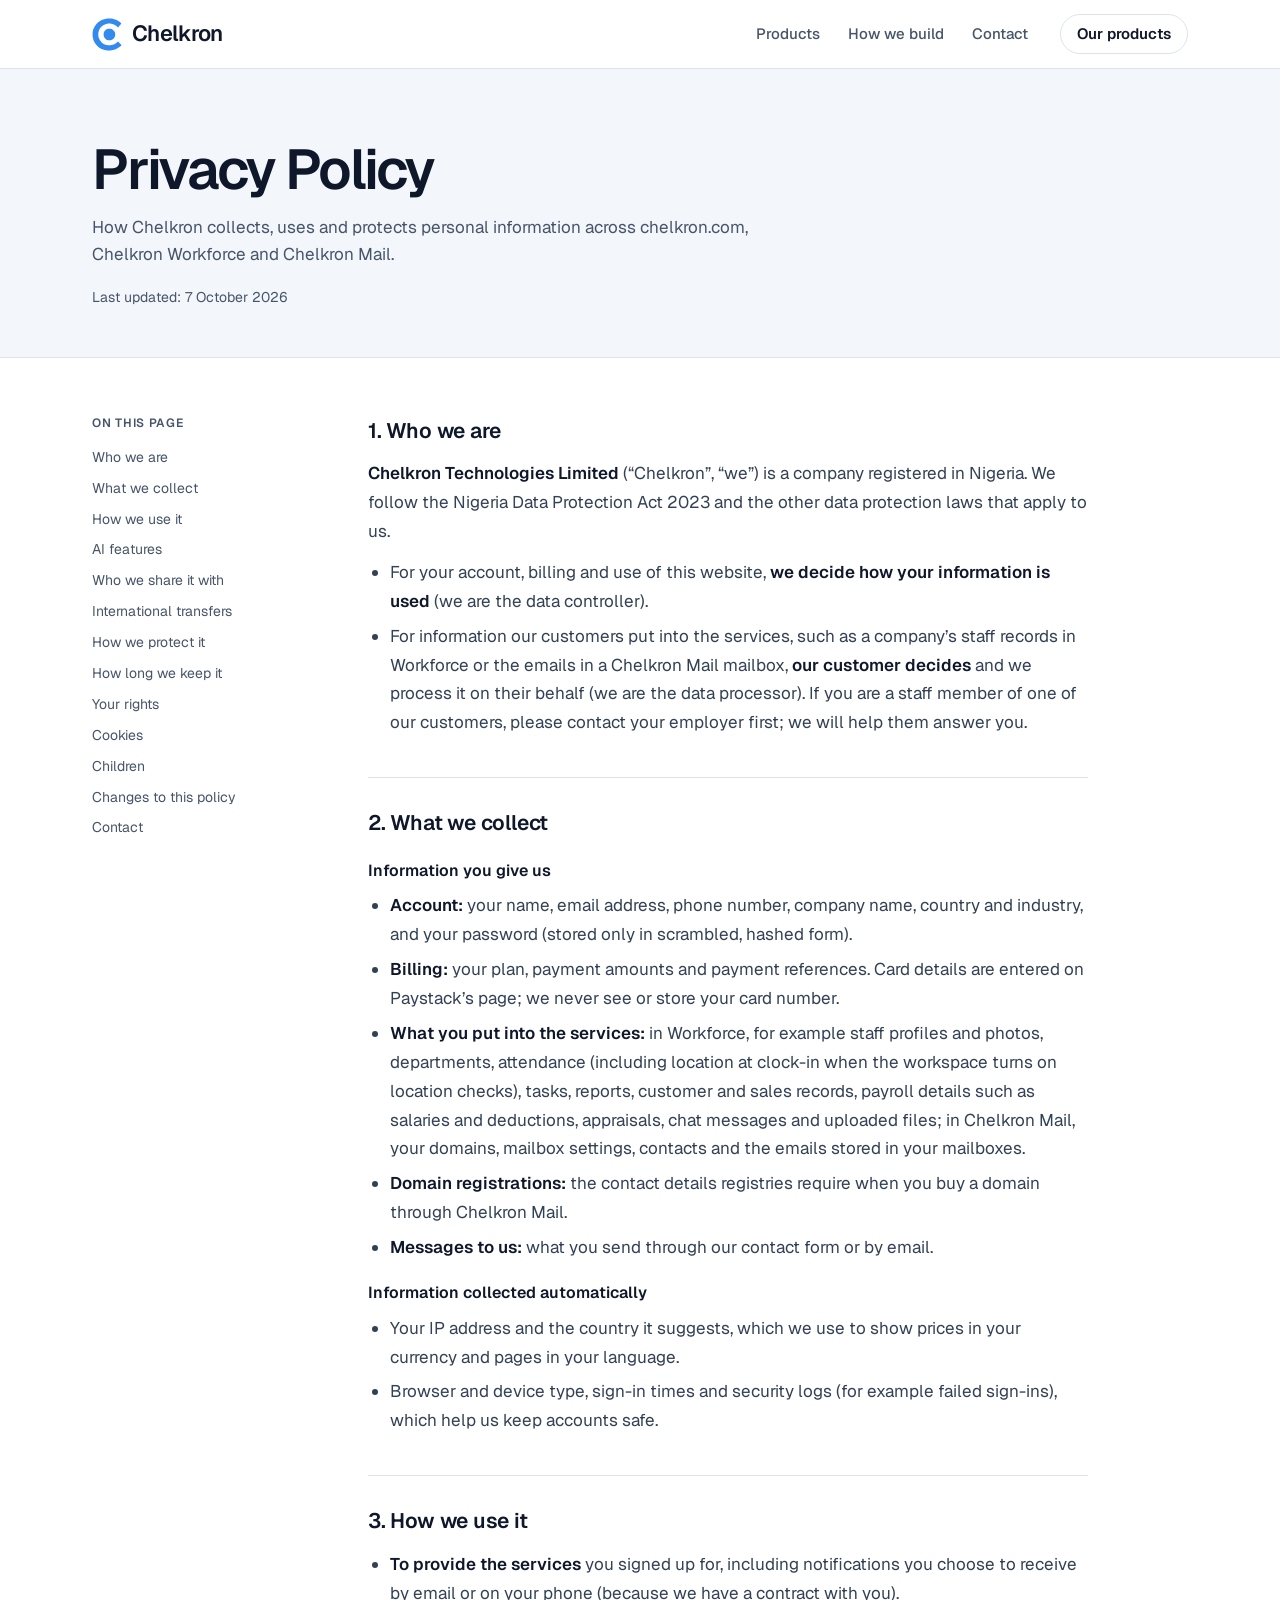
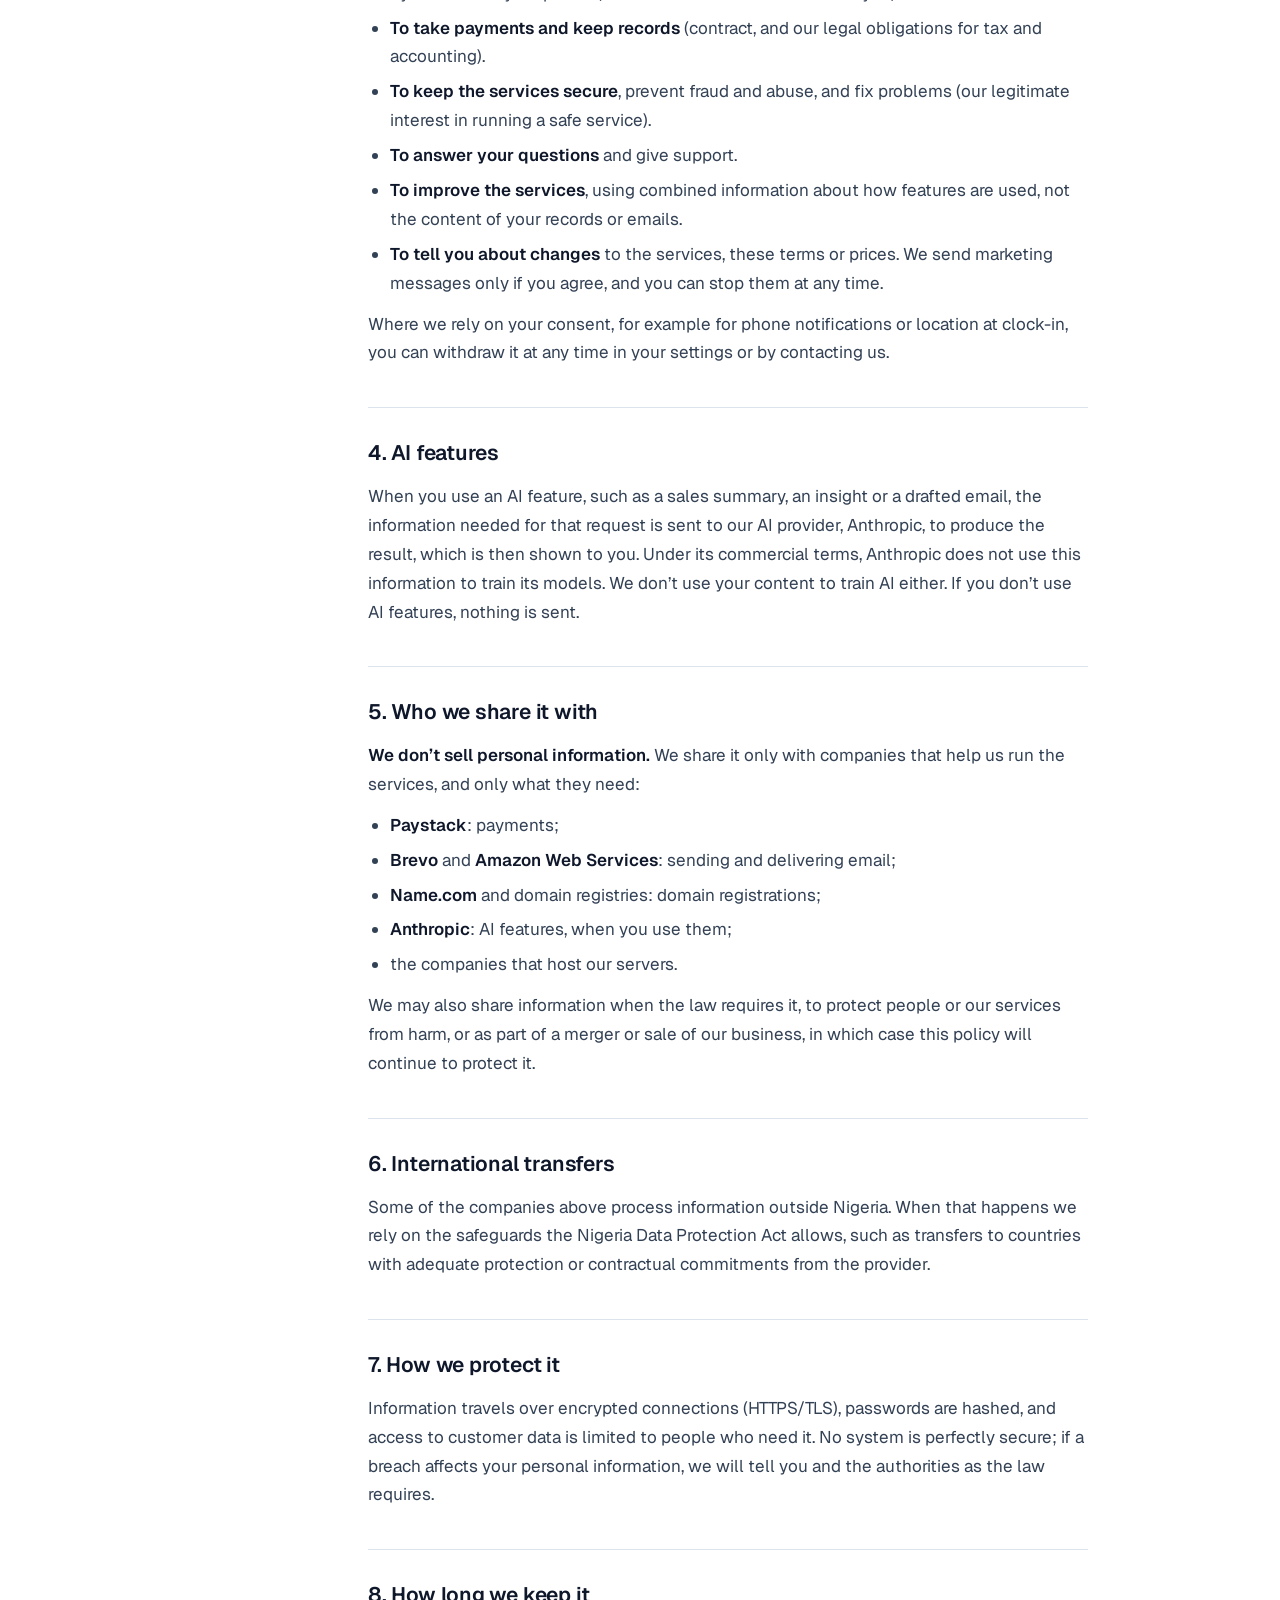
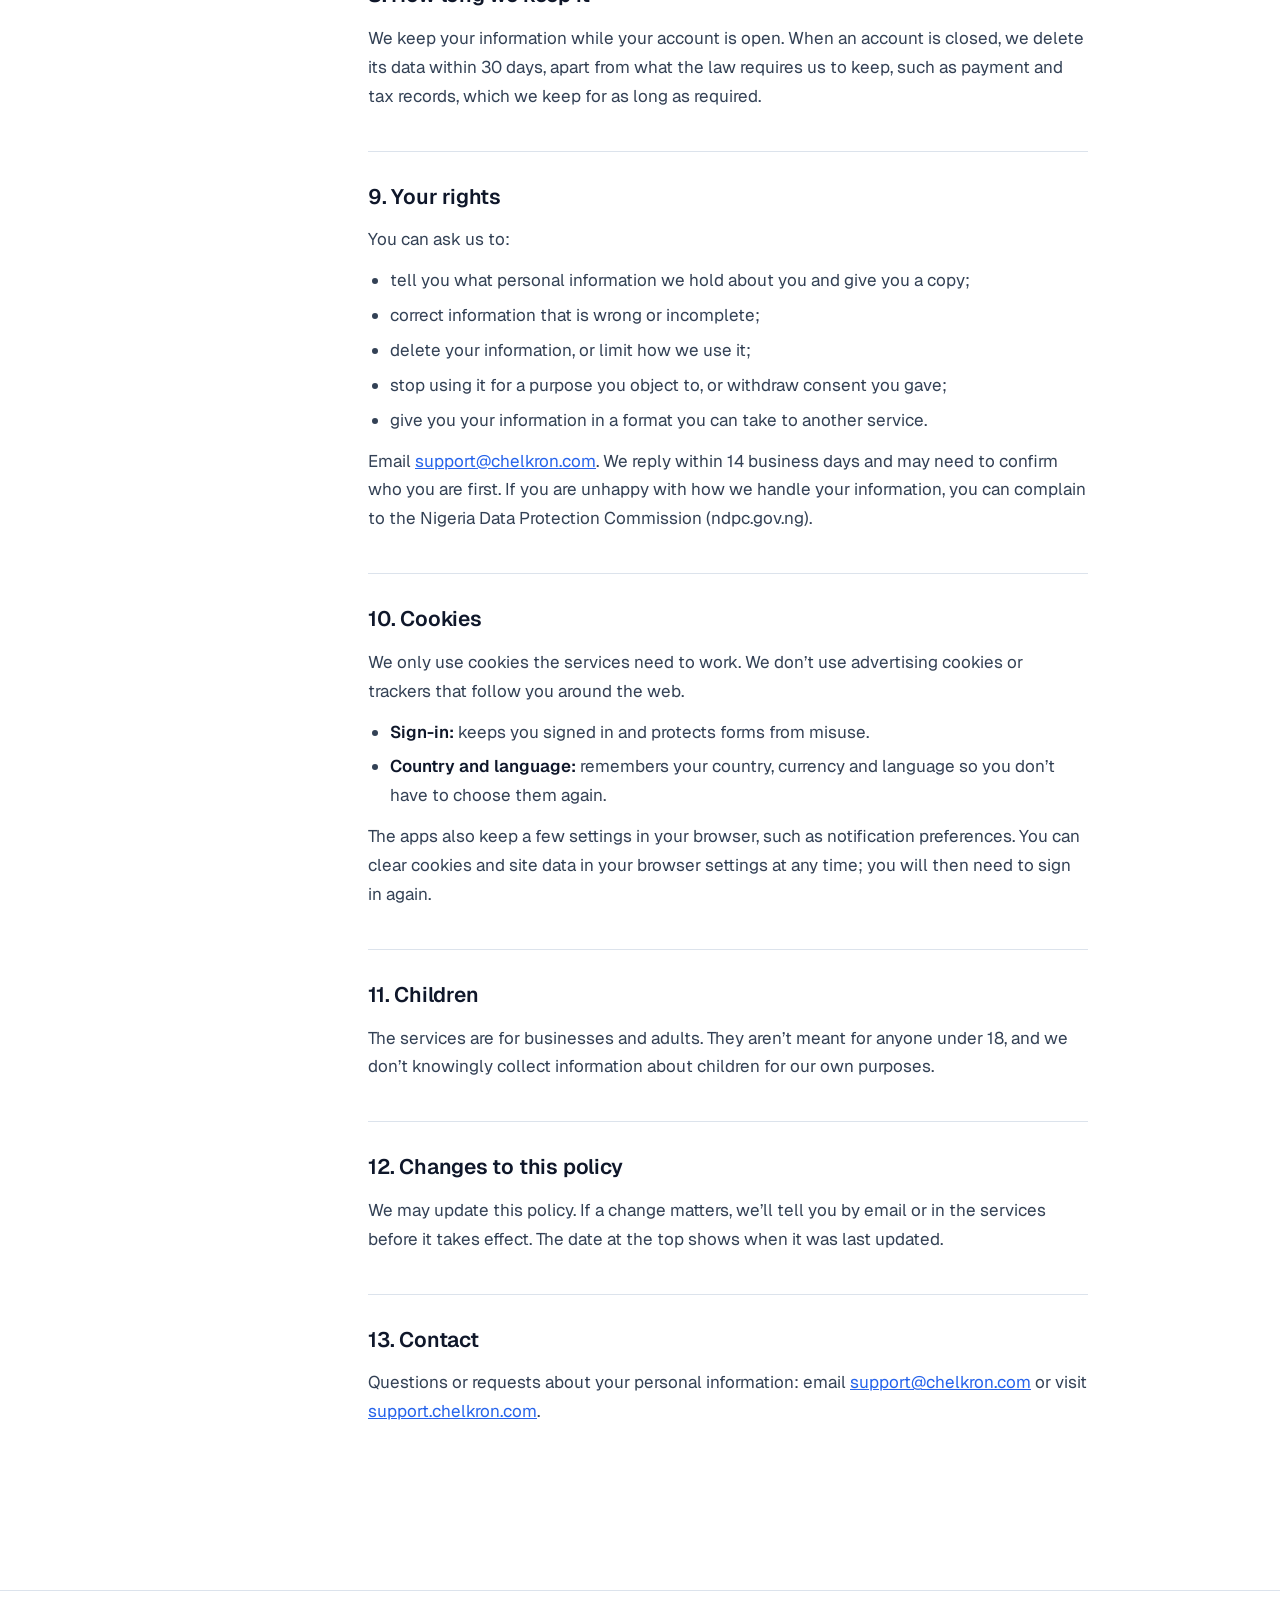
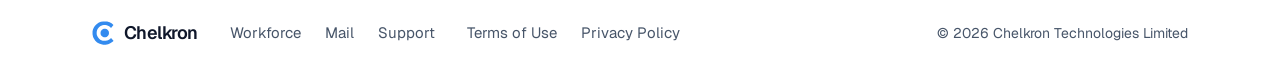
<file: privacy-policy/index.html>
<!DOCTYPE html>
<html lang="en">
<head>
<meta charset="UTF-8">
<meta name="viewport" content="width=device-width, initial-scale=1.0">
<title>Privacy Policy · Chelkron</title>
<meta name="description" content="How Chelkron collects, uses and protects personal information.">
<link rel="canonical" href="https://chelkron.com/privacy-policy">
<meta name="theme-color" content="#0F2A5C">
<link rel="icon" type="image/png" href="/assets/favicon.png">
<link rel="icon" type="image/svg+xml" href="/assets/logo.svg">
<link rel="preconnect" href="https://fonts.googleapis.com"><link rel="preconnect" href="https://fonts.gstatic.com" crossorigin>
<link href="https://fonts.googleapis.com/css2?family=Bricolage+Grotesque:opsz,wght@12..96,500;12..96,700&family=Geist:wght@400;500;600&display=swap" rel="stylesheet">
<link rel="stylesheet" href="/assets/site.css?v=5">
</head>
<body>

<header class="top">
    <div class="wrap top-in">
        <a class="brand" href="/" aria-label="Chelkron Technologies home">
            <img src="/assets/logo.svg" alt="" width="30" height="33">
            <span>Chelkron</span>
        </a>
        <nav class="nav" aria-label="Main">
            <a href="/#products">Products</a>
            <a href="/#approach">How we build</a>
            <a href="/#contact">Contact</a>
        </nav>
        <a class="btn btn-ghost top-cta" href="/#products">Our products</a>
        <button type="button" class="menu-btn" aria-label="Open menu" aria-expanded="false" aria-controls="menu" onclick="menu(true)">
            <svg width="22" height="22" viewBox="0 0 24 24" fill="none" stroke="currentColor" stroke-width="2" stroke-linecap="round" aria-hidden="true"><path d="M4 7h16M4 12h16M4 17h16"/></svg>
        </button>
    </div>
</header>

<div class="menu" id="menu" role="dialog" aria-modal="true" aria-label="Menu" hidden>
    <div class="wrap menu-top">
        <a class="brand" href="/" onclick="menu(false)"><img src="/assets/logo.svg" alt="" width="30" height="33"><span>Chelkron</span></a>
        <button type="button" class="menu-x" aria-label="Close menu" onclick="menu(false)">
            <svg width="22" height="22" viewBox="0 0 24 24" fill="none" stroke="currentColor" stroke-width="2" stroke-linecap="round" aria-hidden="true"><path d="M6 6l12 12M18 6L6 18"/></svg>
        </button>
    </div>
    <nav class="wrap menu-links" aria-label="Menu">
        <a href="/#products">Products</a>
        <a href="/#approach">How we build</a>
        <a href="/#contact">Contact</a>
    </nav>
    <div class="wrap menu-foot">
        <a class="btn btn-blue" href="https://workforce.chelkron.com/">Chelkron Workforce</a>
        <a class="btn btn-ghost" href="https://mail.chelkron.com/">Chelkron Mail</a>
    </div>
</div>

<main>
<div class="legal-head">
    <div class="wrap">
        <h1>Privacy Policy</h1>
        <p>How Chelkron collects, uses and protects personal information across chelkron.com, Chelkron Workforce and Chelkron Mail.</p>
        <p class="upd">Last updated: 7 October 2026</p>
    </div>
</div>
<div class="wrap legal-wrap">
    <nav class="legal-toc" aria-label="On this page"><b>On this page</b><a href="#who">Who we are</a><a href="#collect">What we collect</a><a href="#use">How we use it</a><a href="#ai">AI features</a><a href="#share">Who we share it with</a><a href="#transfers">International transfers</a><a href="#security">How we protect it</a><a href="#retention">How long we keep it</a><a href="#rights">Your rights</a><a href="#cookies">Cookies</a><a href="#children">Children</a><a href="#changes">Changes to this policy</a><a href="#contact">Contact</a></nav>
    <article class="legal">
<section id="who" aria-labelledby="who-h"><h2 id="who-h">1. Who we are</h2><p><b>Chelkron Technologies Limited</b> (&ldquo;Chelkron&rdquo;, &ldquo;we&rdquo;) is a company registered in Nigeria. We follow the Nigeria Data Protection Act 2023 and the other data protection laws that apply to us.</p>
<ul>
<li>For your account, billing and use of this website, <b>we decide how your information is used</b> (we are the data controller).</li>
<li>For information our customers put into the services, such as a company&rsquo;s staff records in Workforce or the emails in a Chelkron Mail mailbox, <b>our customer decides</b> and we process it on their behalf (we are the data processor). If you are a staff member of one of our customers, please contact your employer first; we will help them answer you.</li>
</ul></section>
<section id="collect" aria-labelledby="collect-h"><h2 id="collect-h">2. What we collect</h2><h3>Information you give us</h3>
<ul>
<li><b>Account:</b> your name, email address, phone number, company name, country and industry, and your password (stored only in scrambled, hashed form).</li>
<li><b>Billing:</b> your plan, payment amounts and payment references. Card details are entered on Paystack&rsquo;s page; we never see or store your card number.</li>
<li><b>What you put into the services:</b> in Workforce, for example staff profiles and photos, departments, attendance (including location at clock-in when the workspace turns on location checks), tasks, reports, customer and sales records, payroll details such as salaries and deductions, appraisals, chat messages and uploaded files; in Chelkron Mail, your domains, mailbox settings, contacts and the emails stored in your mailboxes.</li>
<li><b>Domain registrations:</b> the contact details registries require when you buy a domain through Chelkron Mail.</li>
<li><b>Messages to us:</b> what you send through our contact form or by email.</li>
</ul>
<h3>Information collected automatically</h3>
<ul>
<li>Your IP address and the country it suggests, which we use to show prices in your currency and pages in your language.</li>
<li>Browser and device type, sign-in times and security logs (for example failed sign-ins), which help us keep accounts safe.</li>
</ul></section>
<section id="use" aria-labelledby="use-h"><h2 id="use-h">3. How we use it</h2><ul>
<li><b>To provide the services</b> you signed up for, including notifications you choose to receive by email or on your phone (because we have a contract with you).</li>
<li><b>To take payments and keep records</b> (contract, and our legal obligations for tax and accounting).</li>
<li><b>To keep the services secure</b>, prevent fraud and abuse, and fix problems (our legitimate interest in running a safe service).</li>
<li><b>To answer your questions</b> and give support.</li>
<li><b>To improve the services</b>, using combined information about how features are used, not the content of your records or emails.</li>
<li><b>To tell you about changes</b> to the services, these terms or prices. We send marketing messages only if you agree, and you can stop them at any time.</li>
</ul>
<p>Where we rely on your consent, for example for phone notifications or location at clock-in, you can withdraw it at any time in your settings or by contacting us.</p></section>
<section id="ai" aria-labelledby="ai-h"><h2 id="ai-h">4. AI features</h2><p>When you use an AI feature, such as a sales summary, an insight or a drafted email, the information needed for that request is sent to our AI provider, Anthropic, to produce the result, which is then shown to you. Under its commercial terms, Anthropic does not use this information to train its models. We don&rsquo;t use your content to train AI either. If you don&rsquo;t use AI features, nothing is sent.</p></section>
<section id="share" aria-labelledby="share-h"><h2 id="share-h">5. Who we share it with</h2><p><b>We don&rsquo;t sell personal information.</b> We share it only with companies that help us run the services, and only what they need:</p>
<ul>
<li><b>Paystack</b>: payments;</li>
<li><b>Brevo</b> and <b>Amazon Web Services</b>: sending and delivering email;</li>
<li><b>Name.com</b> and domain registries: domain registrations;</li>
<li><b>Anthropic</b>: AI features, when you use them;</li>
<li>the companies that host our servers.</li>
</ul>
<p>We may also share information when the law requires it, to protect people or our services from harm, or as part of a merger or sale of our business, in which case this policy will continue to protect it.</p></section>
<section id="transfers" aria-labelledby="transfers-h"><h2 id="transfers-h">6. International transfers</h2><p>Some of the companies above process information outside Nigeria. When that happens we rely on the safeguards the Nigeria Data Protection Act allows, such as transfers to countries with adequate protection or contractual commitments from the provider.</p></section>
<section id="security" aria-labelledby="security-h"><h2 id="security-h">7. How we protect it</h2><p>Information travels over encrypted connections (HTTPS/TLS), passwords are hashed, and access to customer data is limited to people who need it. No system is perfectly secure; if a breach affects your personal information, we will tell you and the authorities as the law requires.</p></section>
<section id="retention" aria-labelledby="retention-h"><h2 id="retention-h">8. How long we keep it</h2><p>We keep your information while your account is open. When an account is closed, we delete its data within 30 days, apart from what the law requires us to keep, such as payment and tax records, which we keep for as long as required.</p></section>
<section id="rights" aria-labelledby="rights-h"><h2 id="rights-h">9. Your rights</h2><p>You can ask us to:</p>
<ul>
<li>tell you what personal information we hold about you and give you a copy;</li>
<li>correct information that is wrong or incomplete;</li>
<li>delete your information, or limit how we use it;</li>
<li>stop using it for a purpose you object to, or withdraw consent you gave;</li>
<li>give you your information in a format you can take to another service.</li>
</ul>
<p>Email <a href="mailto:support@chelkron.com">support@chelkron.com</a>. We reply within 14 business days and may need to confirm who you are first. If you are unhappy with how we handle your information, you can complain to the Nigeria Data Protection Commission (ndpc.gov.ng).</p></section>
<section id="cookies" aria-labelledby="cookies-h"><h2 id="cookies-h">10. Cookies</h2><p>We only use cookies the services need to work. We don&rsquo;t use advertising cookies or trackers that follow you around the web.</p>
<ul>
<li><b>Sign-in:</b> keeps you signed in and protects forms from misuse.</li>
<li><b>Country and language:</b> remembers your country, currency and language so you don&rsquo;t have to choose them again.</li>
</ul>
<p>The apps also keep a few settings in your browser, such as notification preferences. You can clear cookies and site data in your browser settings at any time; you will then need to sign in again.</p></section>
<section id="children" aria-labelledby="children-h"><h2 id="children-h">11. Children</h2><p>The services are for businesses and adults. They aren&rsquo;t meant for anyone under 18, and we don&rsquo;t knowingly collect information about children for our own purposes.</p></section>
<section id="changes" aria-labelledby="changes-h"><h2 id="changes-h">12. Changes to this policy</h2><p>We may update this policy. If a change matters, we&rsquo;ll tell you by email or in the services before it takes effect. The date at the top shows when it was last updated.</p></section>
<section id="contact" aria-labelledby="contact-h"><h2 id="contact-h">13. Contact</h2><p>Questions or requests about your personal information: email <a href="mailto:support@chelkron.com">support@chelkron.com</a> or visit <a href="https://support.chelkron.com/">support.chelkron.com</a>.</p></section>
    </article>
</div>
</main>

<footer class="foot">
    <div class="wrap foot-in">
        <a class="brand brand-sm" href="/"><img src="/assets/logo.svg" alt="" width="22" height="24"><span>Chelkron</span></a>
        <nav aria-label="Products">
            <a href="https://workforce.chelkron.com/">Workforce</a>
            <a href="https://mail.chelkron.com/">Mail</a>
            <a href="https://support.chelkron.com/">Support</a>
        </nav>
        <nav class="foot-legal" aria-label="Legal"><a href="/terms">Terms of Use</a><a href="/privacy-policy">Privacy Policy</a></nav>
        <p>&copy; <span id="yr">2026</span> Chelkron Technologies Limited</p>
    </div>
</footer>
<script>
document.getElementById('yr').textContent = new Date().getFullYear();
// Phone menu: opens full screen, closes with the X, Escape or by choosing a link.
function menu(open) {
    var m = document.getElementById('menu'), btn = document.querySelector('.menu-btn');
    m.hidden = !open;
    document.body.classList.toggle('menu-open', open);
    btn.setAttribute('aria-expanded', open ? 'true' : 'false');
    (open ? m.querySelector('.menu-x') : btn).focus({ preventScroll: true });
}
document.addEventListener('keydown', function(e) {
    var m = document.getElementById('menu');
    if (m.hidden) return;
    if (e.key === 'Escape') { menu(false); return; }
    if (e.key === 'Tab') {   // keep focus inside the open menu
        var f = m.querySelectorAll('a, button'), first = f[0], last = f[f.length - 1];
        if (e.shiftKey && document.activeElement === first) { e.preventDefault(); last.focus(); }
        else if (!e.shiftKey && document.activeElement === last) { e.preventDefault(); first.focus(); }
    }
});
window.addEventListener('resize', function() { if (window.innerWidth > 760 && !document.getElementById('menu').hidden) menu(false); });
</script>
</body>
</html>
</file>
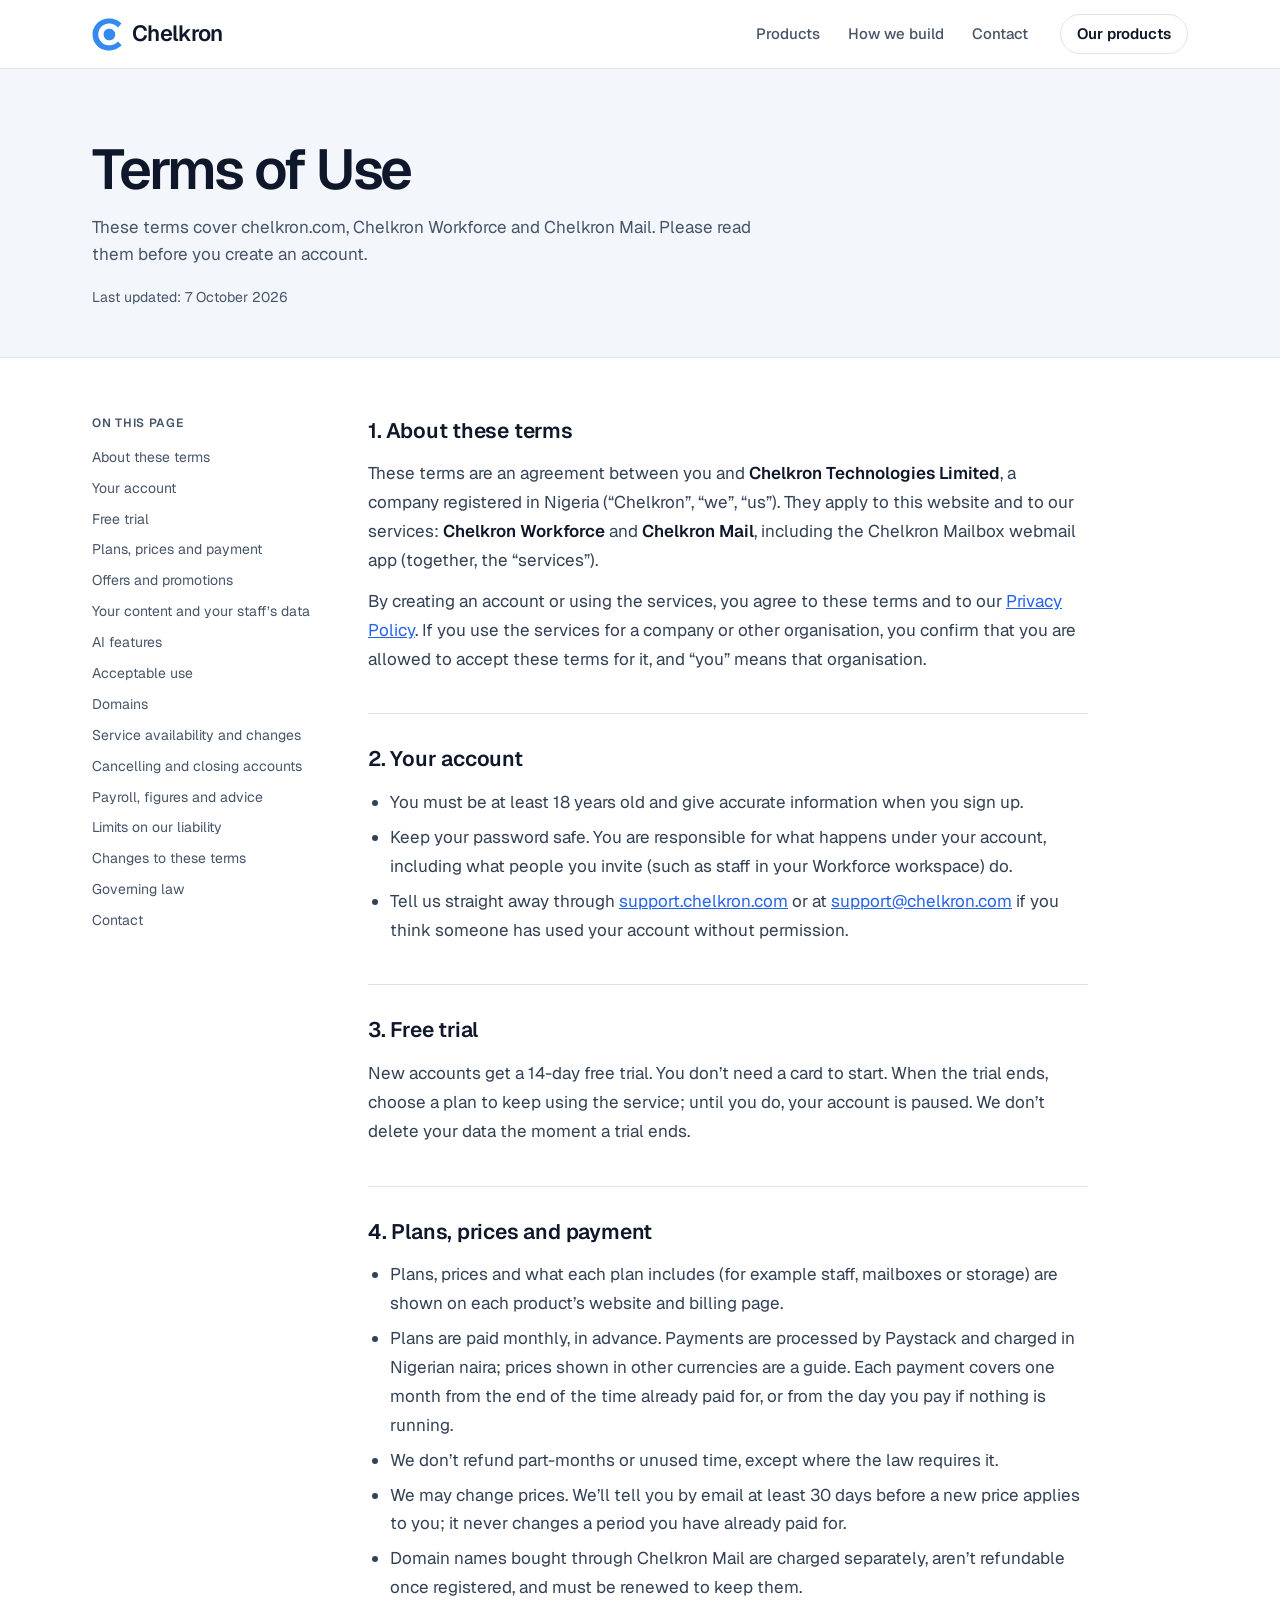
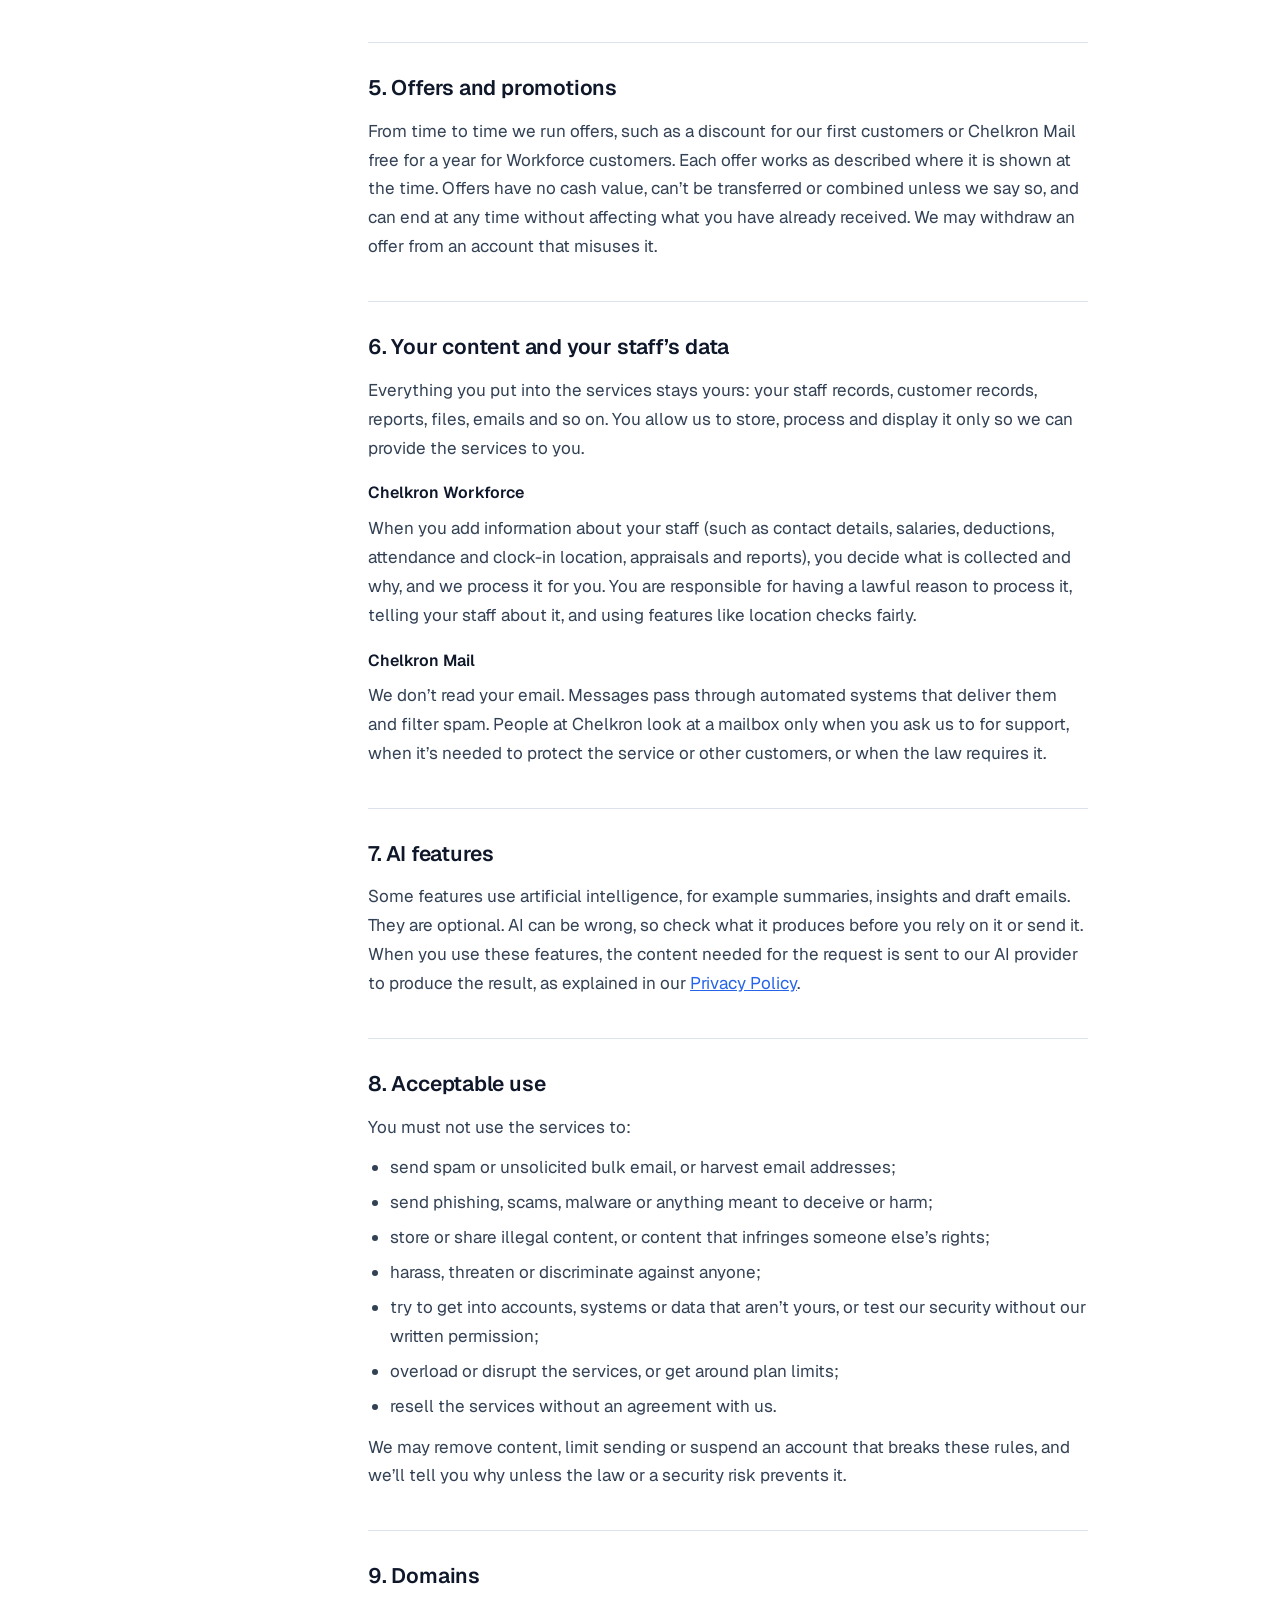
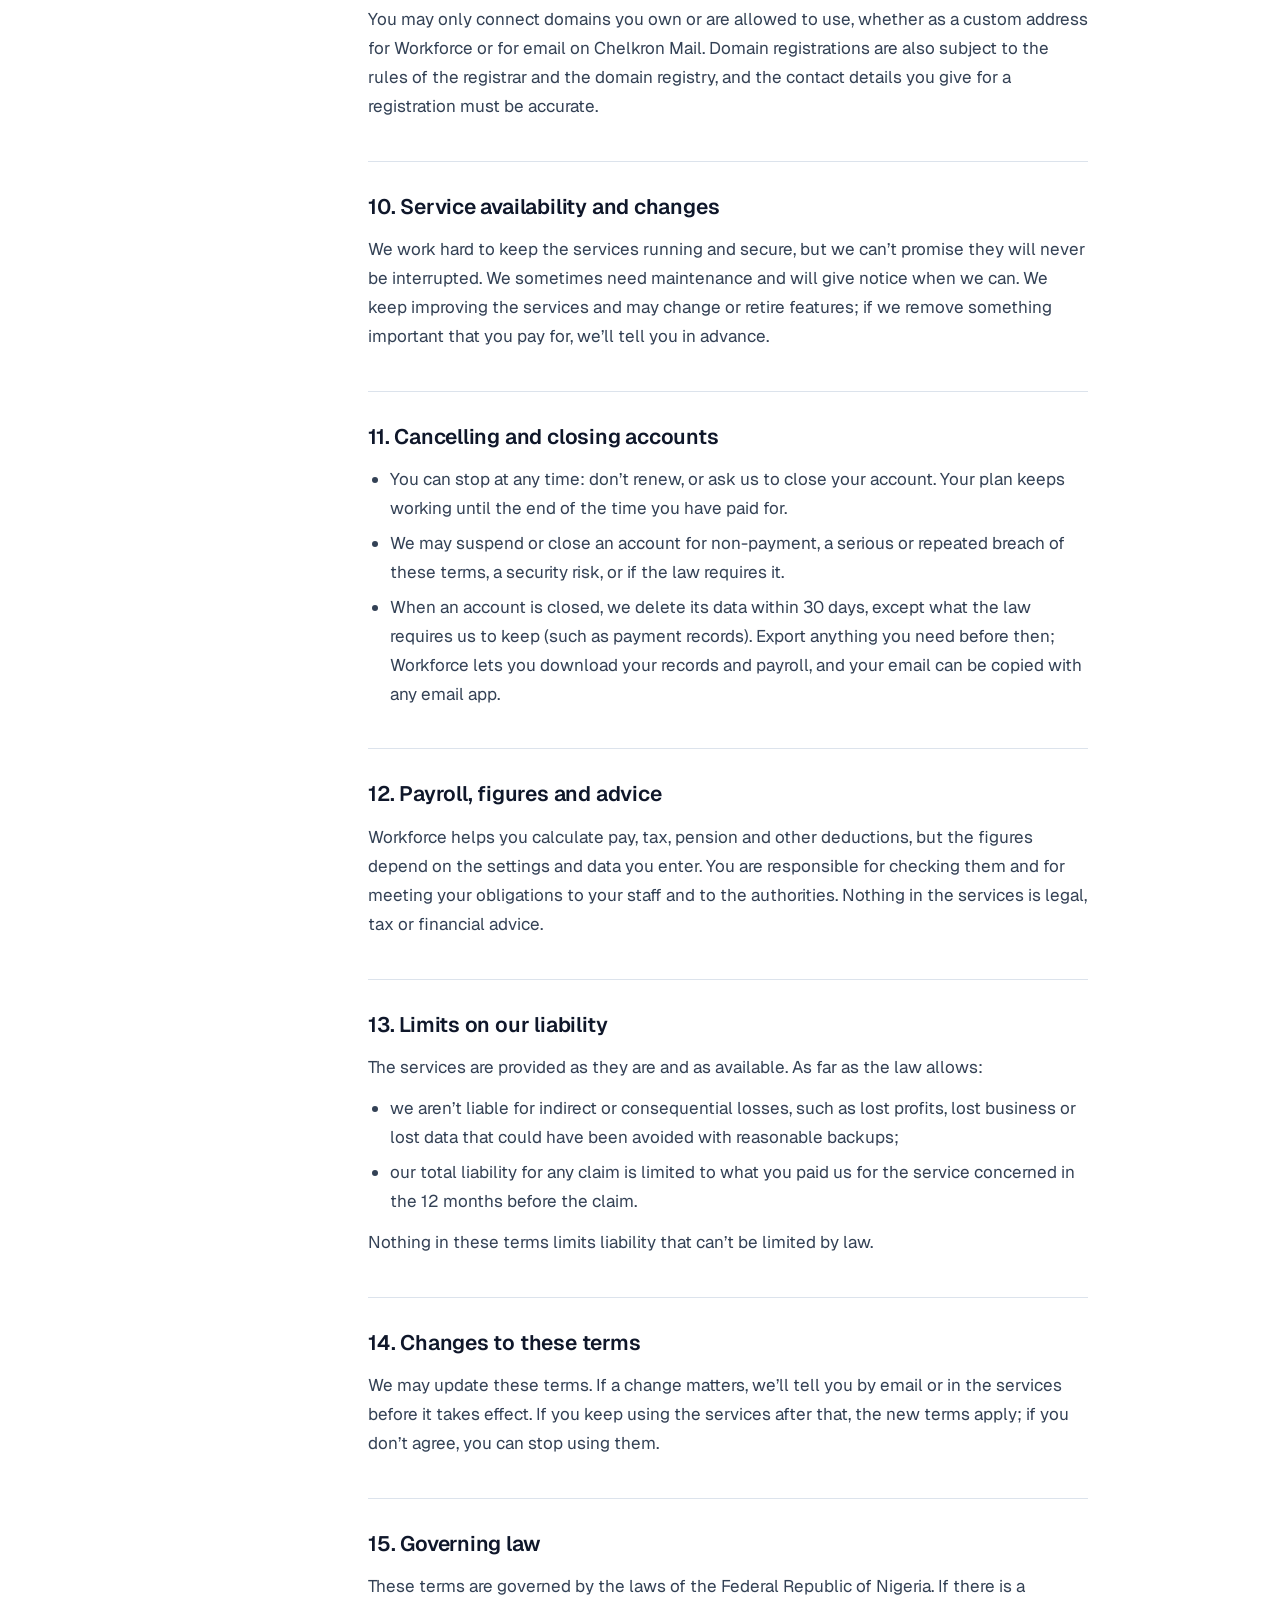
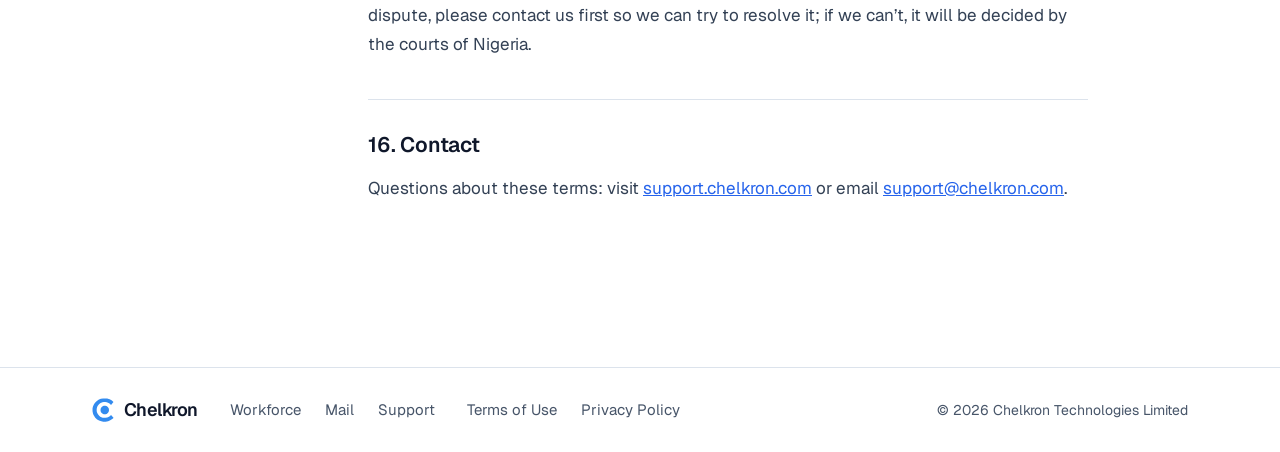
<file: terms/index.html>
<!DOCTYPE html>
<html lang="en">
<head>
<meta charset="UTF-8">
<meta name="viewport" content="width=device-width, initial-scale=1.0">
<title>Terms of Use · Chelkron</title>
<meta name="description" content="The terms for using chelkron.com, Chelkron Workforce and Chelkron Mail.">
<link rel="canonical" href="https://chelkron.com/terms">
<meta name="theme-color" content="#0F2A5C">
<link rel="icon" type="image/png" href="/assets/favicon.png">
<link rel="icon" type="image/svg+xml" href="/assets/logo.svg">
<link rel="preconnect" href="https://fonts.googleapis.com"><link rel="preconnect" href="https://fonts.gstatic.com" crossorigin>
<link href="https://fonts.googleapis.com/css2?family=Bricolage+Grotesque:opsz,wght@12..96,500;12..96,700&family=Geist:wght@400;500;600&display=swap" rel="stylesheet">
<link rel="stylesheet" href="/assets/site.css?v=5">
</head>
<body>

<header class="top">
    <div class="wrap top-in">
        <a class="brand" href="/" aria-label="Chelkron Technologies home">
            <img src="/assets/logo.svg" alt="" width="30" height="33">
            <span>Chelkron</span>
        </a>
        <nav class="nav" aria-label="Main">
            <a href="/#products">Products</a>
            <a href="/#approach">How we build</a>
            <a href="/#contact">Contact</a>
        </nav>
        <a class="btn btn-ghost top-cta" href="/#products">Our products</a>
        <button type="button" class="menu-btn" aria-label="Open menu" aria-expanded="false" aria-controls="menu" onclick="menu(true)">
            <svg width="22" height="22" viewBox="0 0 24 24" fill="none" stroke="currentColor" stroke-width="2" stroke-linecap="round" aria-hidden="true"><path d="M4 7h16M4 12h16M4 17h16"/></svg>
        </button>
    </div>
</header>

<div class="menu" id="menu" role="dialog" aria-modal="true" aria-label="Menu" hidden>
    <div class="wrap menu-top">
        <a class="brand" href="/" onclick="menu(false)"><img src="/assets/logo.svg" alt="" width="30" height="33"><span>Chelkron</span></a>
        <button type="button" class="menu-x" aria-label="Close menu" onclick="menu(false)">
            <svg width="22" height="22" viewBox="0 0 24 24" fill="none" stroke="currentColor" stroke-width="2" stroke-linecap="round" aria-hidden="true"><path d="M6 6l12 12M18 6L6 18"/></svg>
        </button>
    </div>
    <nav class="wrap menu-links" aria-label="Menu">
        <a href="/#products">Products</a>
        <a href="/#approach">How we build</a>
        <a href="/#contact">Contact</a>
    </nav>
    <div class="wrap menu-foot">
        <a class="btn btn-blue" href="https://workforce.chelkron.com/">Chelkron Workforce</a>
        <a class="btn btn-ghost" href="https://mail.chelkron.com/">Chelkron Mail</a>
    </div>
</div>

<main>
<div class="legal-head">
    <div class="wrap">
        <h1>Terms of Use</h1>
        <p>These terms cover chelkron.com, Chelkron Workforce and Chelkron Mail. Please read them before you create an account.</p>
        <p class="upd">Last updated: 7 October 2026</p>
    </div>
</div>
<div class="wrap legal-wrap">
    <nav class="legal-toc" aria-label="On this page"><b>On this page</b><a href="#about">About these terms</a><a href="#account">Your account</a><a href="#trial">Free trial</a><a href="#billing">Plans, prices and payment</a><a href="#offers">Offers and promotions</a><a href="#data">Your content and your staff&rsquo;s data</a><a href="#ai">AI features</a><a href="#use">Acceptable use</a><a href="#domains">Domains</a><a href="#availability">Service availability and changes</a><a href="#ending">Cancelling and closing accounts</a><a href="#disclaimers">Payroll, figures and advice</a><a href="#liability">Limits on our liability</a><a href="#changes">Changes to these terms</a><a href="#law">Governing law</a><a href="#contact">Contact</a></nav>
    <article class="legal">
<section id="about" aria-labelledby="about-h"><h2 id="about-h">1. About these terms</h2><p>These terms are an agreement between you and <b>Chelkron Technologies Limited</b>, a company registered in Nigeria (&ldquo;Chelkron&rdquo;, &ldquo;we&rdquo;, &ldquo;us&rdquo;). They apply to this website and to our services: <b>Chelkron Workforce</b> and <b>Chelkron Mail</b>, including the Chelkron Mailbox webmail app (together, the &ldquo;services&rdquo;).</p>
<p>By creating an account or using the services, you agree to these terms and to our <a href="/privacy-policy">Privacy Policy</a>. If you use the services for a company or other organisation, you confirm that you are allowed to accept these terms for it, and &ldquo;you&rdquo; means that organisation.</p></section>
<section id="account" aria-labelledby="account-h"><h2 id="account-h">2. Your account</h2><ul>
<li>You must be at least 18 years old and give accurate information when you sign up.</li>
<li>Keep your password safe. You are responsible for what happens under your account, including what people you invite (such as staff in your Workforce workspace) do.</li>
<li>Tell us straight away through <a href="https://support.chelkron.com/">support.chelkron.com</a> or at <a href="mailto:support@chelkron.com">support@chelkron.com</a> if you think someone has used your account without permission.</li>
</ul></section>
<section id="trial" aria-labelledby="trial-h"><h2 id="trial-h">3. Free trial</h2><p>New accounts get a 14-day free trial. You don&rsquo;t need a card to start. When the trial ends, choose a plan to keep using the service; until you do, your account is paused. We don&rsquo;t delete your data the moment a trial ends.</p></section>
<section id="billing" aria-labelledby="billing-h"><h2 id="billing-h">4. Plans, prices and payment</h2><ul>
<li>Plans, prices and what each plan includes (for example staff, mailboxes or storage) are shown on each product&rsquo;s website and billing page.</li>
<li>Plans are paid monthly, in advance. Payments are processed by Paystack and charged in Nigerian naira; prices shown in other currencies are a guide. Each payment covers one month from the end of the time already paid for, or from the day you pay if nothing is running.</li>
<li>We don&rsquo;t refund part-months or unused time, except where the law requires it.</li>
<li>We may change prices. We&rsquo;ll tell you by email at least 30 days before a new price applies to you; it never changes a period you have already paid for.</li>
<li>Domain names bought through Chelkron Mail are charged separately, aren&rsquo;t refundable once registered, and must be renewed to keep them.</li>
</ul></section>
<section id="offers" aria-labelledby="offers-h"><h2 id="offers-h">5. Offers and promotions</h2><p>From time to time we run offers, such as a discount for our first customers or Chelkron Mail free for a year for Workforce customers. Each offer works as described where it is shown at the time. Offers have no cash value, can&rsquo;t be transferred or combined unless we say so, and can end at any time without affecting what you have already received. We may withdraw an offer from an account that misuses it.</p></section>
<section id="data" aria-labelledby="data-h"><h2 id="data-h">6. Your content and your staff&rsquo;s data</h2><p>Everything you put into the services stays yours: your staff records, customer records, reports, files, emails and so on. You allow us to store, process and display it only so we can provide the services to you.</p>
<h3>Chelkron Workforce</h3>
<p>When you add information about your staff (such as contact details, salaries, deductions, attendance and clock-in location, appraisals and reports), you decide what is collected and why, and we process it for you. You are responsible for having a lawful reason to process it, telling your staff about it, and using features like location checks fairly.</p>
<h3>Chelkron Mail</h3>
<p>We don&rsquo;t read your email. Messages pass through automated systems that deliver them and filter spam. People at Chelkron look at a mailbox only when you ask us to for support, when it&rsquo;s needed to protect the service or other customers, or when the law requires it.</p></section>
<section id="ai" aria-labelledby="ai-h"><h2 id="ai-h">7. AI features</h2><p>Some features use artificial intelligence, for example summaries, insights and draft emails. They are optional. AI can be wrong, so check what it produces before you rely on it or send it. When you use these features, the content needed for the request is sent to our AI provider to produce the result, as explained in our <a href="/privacy-policy#ai">Privacy Policy</a>.</p></section>
<section id="use" aria-labelledby="use-h"><h2 id="use-h">8. Acceptable use</h2><p>You must not use the services to:</p>
<ul>
<li>send spam or unsolicited bulk email, or harvest email addresses;</li>
<li>send phishing, scams, malware or anything meant to deceive or harm;</li>
<li>store or share illegal content, or content that infringes someone else&rsquo;s rights;</li>
<li>harass, threaten or discriminate against anyone;</li>
<li>try to get into accounts, systems or data that aren&rsquo;t yours, or test our security without our written permission;</li>
<li>overload or disrupt the services, or get around plan limits;</li>
<li>resell the services without an agreement with us.</li>
</ul>
<p>We may remove content, limit sending or suspend an account that breaks these rules, and we&rsquo;ll tell you why unless the law or a security risk prevents it.</p></section>
<section id="domains" aria-labelledby="domains-h"><h2 id="domains-h">9. Domains</h2><p>You may only connect domains you own or are allowed to use, whether as a custom address for Workforce or for email on Chelkron Mail. Domain registrations are also subject to the rules of the registrar and the domain registry, and the contact details you give for a registration must be accurate.</p></section>
<section id="availability" aria-labelledby="availability-h"><h2 id="availability-h">10. Service availability and changes</h2><p>We work hard to keep the services running and secure, but we can&rsquo;t promise they will never be interrupted. We sometimes need maintenance and will give notice when we can. We keep improving the services and may change or retire features; if we remove something important that you pay for, we&rsquo;ll tell you in advance.</p></section>
<section id="ending" aria-labelledby="ending-h"><h2 id="ending-h">11. Cancelling and closing accounts</h2><ul>
<li>You can stop at any time: don&rsquo;t renew, or ask us to close your account. Your plan keeps working until the end of the time you have paid for.</li>
<li>We may suspend or close an account for non-payment, a serious or repeated breach of these terms, a security risk, or if the law requires it.</li>
<li>When an account is closed, we delete its data within 30 days, except what the law requires us to keep (such as payment records). Export anything you need before then; Workforce lets you download your records and payroll, and your email can be copied with any email app.</li>
</ul></section>
<section id="disclaimers" aria-labelledby="disclaimers-h"><h2 id="disclaimers-h">12. Payroll, figures and advice</h2><p>Workforce helps you calculate pay, tax, pension and other deductions, but the figures depend on the settings and data you enter. You are responsible for checking them and for meeting your obligations to your staff and to the authorities. Nothing in the services is legal, tax or financial advice.</p></section>
<section id="liability" aria-labelledby="liability-h"><h2 id="liability-h">13. Limits on our liability</h2><p>The services are provided as they are and as available. As far as the law allows:</p>
<ul>
<li>we aren&rsquo;t liable for indirect or consequential losses, such as lost profits, lost business or lost data that could have been avoided with reasonable backups;</li>
<li>our total liability for any claim is limited to what you paid us for the service concerned in the 12 months before the claim.</li>
</ul>
<p>Nothing in these terms limits liability that can&rsquo;t be limited by law.</p></section>
<section id="changes" aria-labelledby="changes-h"><h2 id="changes-h">14. Changes to these terms</h2><p>We may update these terms. If a change matters, we&rsquo;ll tell you by email or in the services before it takes effect. If you keep using the services after that, the new terms apply; if you don&rsquo;t agree, you can stop using them.</p></section>
<section id="law" aria-labelledby="law-h"><h2 id="law-h">15. Governing law</h2><p>These terms are governed by the laws of the Federal Republic of Nigeria. If there is a dispute, please contact us first so we can try to resolve it; if we can&rsquo;t, it will be decided by the courts of Nigeria.</p></section>
<section id="contact" aria-labelledby="contact-h"><h2 id="contact-h">16. Contact</h2><p>Questions about these terms: visit <a href="https://support.chelkron.com/">support.chelkron.com</a> or email <a href="mailto:support@chelkron.com">support@chelkron.com</a>.</p></section>
    </article>
</div>
</main>

<footer class="foot">
    <div class="wrap foot-in">
        <a class="brand brand-sm" href="/"><img src="/assets/logo.svg" alt="" width="22" height="24"><span>Chelkron</span></a>
        <nav aria-label="Products">
            <a href="https://workforce.chelkron.com/">Workforce</a>
            <a href="https://mail.chelkron.com/">Mail</a>
            <a href="https://support.chelkron.com/">Support</a>
        </nav>
        <nav class="foot-legal" aria-label="Legal"><a href="/terms">Terms of Use</a><a href="/privacy-policy">Privacy Policy</a></nav>
        <p>&copy; <span id="yr">2026</span> Chelkron Technologies Limited</p>
    </div>
</footer>
<script>
document.getElementById('yr').textContent = new Date().getFullYear();
// Phone menu: opens full screen, closes with the X, Escape or by choosing a link.
function menu(open) {
    var m = document.getElementById('menu'), btn = document.querySelector('.menu-btn');
    m.hidden = !open;
    document.body.classList.toggle('menu-open', open);
    btn.setAttribute('aria-expanded', open ? 'true' : 'false');
    (open ? m.querySelector('.menu-x') : btn).focus({ preventScroll: true });
}
document.addEventListener('keydown', function(e) {
    var m = document.getElementById('menu');
    if (m.hidden) return;
    if (e.key === 'Escape') { menu(false); return; }
    if (e.key === 'Tab') {   // keep focus inside the open menu
        var f = m.querySelectorAll('a, button'), first = f[0], last = f[f.length - 1];
        if (e.shiftKey && document.activeElement === first) { e.preventDefault(); last.focus(); }
        else if (!e.shiftKey && document.activeElement === last) { e.preventDefault(); first.focus(); }
    }
});
window.addEventListener('resize', function() { if (window.innerWidth > 760 && !document.getElementById('menu').hidden) menu(false); });
</script>
</body>
</html>
</file>
<file: assets/site.css>
/* chelkron.com — company home page */
:root{
  --navy:#0F2A5C;     /* hero and contact ground */
  --blue:#2563EB;     /* product accent, buttons */
  --sky:#338BEF;      /* the logo blue */
  --ink:#0F172A;      /* text */
  --slate:#475569;    /* secondary text */
  --mist:#F3F6FA;     /* quiet section ground */
  --line:#DCE3EC;
}
*,*::before,*::after{box-sizing:border-box}
html{scroll-behavior:smooth;scroll-padding-top:72px}
@media (prefers-reduced-motion:reduce){html{scroll-behavior:auto}}
body{margin:0;background:#FFFFFF;color:var(--ink);font-family:'Geist',ui-sans-serif,system-ui,-apple-system,'Segoe UI',sans-serif;font-size:17px;line-height:1.6;-webkit-font-smoothing:antialiased}
a{color:var(--blue)}
img{display:block}
:focus-visible{outline:3px solid var(--sky);outline-offset:3px;border-radius:4px}
.wrap{max-width:1160px;margin:0 auto;padding:0 32px}

.btn{display:inline-flex;align-items:center;justify-content:center;height:48px;padding:0 22px;border-radius:999px;font:inherit;font-size:16px;font-weight:600;text-decoration:none;white-space:nowrap;border:1.5px solid transparent;transition:background .15s,color .15s,border-color .15s}
.btn-light{background:#FFFFFF;color:var(--navy)}
.btn-light:hover{background:#E8F0FD}
.btn-line{border-color:rgba(255,255,255,.55);color:#FFFFFF}
.btn-line:hover{border-color:#FFFFFF;background:rgba(255,255,255,.08)}
.btn-blue{background:var(--blue);color:#FFFFFF}
.btn-blue:hover{background:#1D4ED8}
.btn-ghost{height:40px;padding:0 16px;font-size:15px;border-color:var(--line);color:var(--ink)}
.btn-ghost:hover{border-color:var(--ink)}

/* Header */
.top{position:sticky;top:0;z-index:10;background:rgba(255,255,255,.94);backdrop-filter:blur(8px);-webkit-backdrop-filter:blur(8px);border-bottom:1px solid var(--line)}
.top-in{display:flex;align-items:center;gap:32px;height:68px}
.brand{display:flex;align-items:center;gap:10px;color:var(--ink);text-decoration:none;font-family:'Bricolage Grotesque','Geist',sans-serif;font-weight:700;font-size:22px;letter-spacing:-.02em}
.brand-sm{font-size:18px}
.nav{display:flex;gap:28px;margin-inline-start:auto}
.nav a{color:var(--slate);text-decoration:none;font-size:15px;font-weight:500}
.nav a:hover{color:var(--ink)}
.menu-btn,.menu-x{width:44px;height:44px;flex:none;display:none;align-items:center;justify-content:center;border:1px solid var(--line);border-radius:12px;background:#FFFFFF;color:var(--ink);cursor:pointer}
.menu-btn:hover,.menu-x:hover{border-color:var(--ink)}

/* Phone menu: a solid full-screen panel with its own X */
.menu{position:fixed;inset:0;z-index:30;background:#FFFFFF;display:flex;flex-direction:column;overflow-y:auto}
.menu[hidden]{display:none}
.menu>.wrap{width:100%}
.menu-top{display:flex;align-items:center;justify-content:space-between;height:68px;flex:none;border-bottom:1px solid var(--line)}
.menu-x{display:inline-flex}
.menu-links{display:flex;flex-direction:column;padding-top:12px;padding-bottom:12px}
.menu-links a{display:flex;align-items:center;min-height:64px;border-bottom:1px solid var(--line);color:var(--ink);text-decoration:none;font-family:'Bricolage Grotesque','Geist',sans-serif;font-weight:700;font-size:28px;letter-spacing:-.02em}
.menu-links a:hover{color:var(--blue)}
.menu-foot{margin-top:auto;display:flex;flex-direction:column;gap:12px;padding-top:24px;padding-bottom:32px}
.menu-foot .btn{width:100%;height:52px}
.menu-foot .btn-ghost{font-size:16px}
body.menu-open{overflow:hidden}

/* Hero: the logo's own arc, drawn huge, is the one bold move on the page */
.hero{position:relative;overflow:hidden;background:var(--navy);color:#FFFFFF;padding:128px 0 128px}
.arc{position:absolute;right:-300px;top:50%;transform:translateY(-50%);height:150%;width:auto;fill:none;stroke:var(--sky);stroke-width:1.4;opacity:.4;pointer-events:none}
.hero-in{position:relative}
.hero h1{margin:0;max-width:880px;font-family:'Bricolage Grotesque','Geist',sans-serif;font-weight:700;font-size:clamp(44px,7.4vw,96px);line-height:.98;letter-spacing:-.035em;text-wrap:balance}
.lead{margin:32px 0 0;max-width:590px;font-size:20px;line-height:1.55;color:rgba(255,255,255,.86)}
.hero-cta{display:flex;flex-wrap:wrap;gap:12px;margin-top:40px}
@media (prefers-reduced-motion:no-preference){
  .arc{animation:draw 2.4s ease-out both;stroke-dasharray:3200;stroke-dashoffset:3200}
  @keyframes draw{to{stroke-dashoffset:0}}
}

/* Section headings */
.sec-h{margin:0;font-family:'Bricolage Grotesque','Geist',sans-serif;font-weight:700;font-size:clamp(32px,4.2vw,48px);line-height:1.05;letter-spacing:-.03em}
.sec-p{margin:12px 0 0;color:var(--slate);font-size:18px}

/* Products */
.products{padding:104px 0 72px}
.prod{display:grid;grid-template-columns:minmax(0,1fr) minmax(0,1.1fr);gap:64px;align-items:center;padding:72px 0;border-bottom:1px solid var(--line)}
.prod:last-child{border-bottom:0}
.prod-alt .prod-copy{order:2}
.prod h3{display:flex;align-items:center;gap:12px;margin:0;font-family:'Bricolage Grotesque','Geist',sans-serif;font-weight:700;font-size:32px;letter-spacing:-.025em;line-height:1.1}
.prod-icon{flex:none;width:44px;height:44px;border-radius:10px;box-shadow:0 4px 12px rgba(15,23,42,.12)}
.prod-lead{margin:12px 0 24px;font-size:20px;color:var(--slate)}
.feat{margin:0 0 32px;padding:0;list-style:none;border-top:1px solid var(--line)}
.feat li{display:grid;grid-template-columns:128px minmax(0,1fr);gap:16px;padding:12px 0;border-bottom:1px solid var(--line);font-size:16px;color:var(--slate)}
.feat b{color:var(--ink);font-weight:600}

/* Product screenshots (drawn, not images) */
.shot{border-radius:14px;background:#FFFFFF;border:1px solid var(--line);box-shadow:0 40px 80px -40px rgba(15,42,92,.45);overflow:hidden;font-size:14px}
.shot-bar{display:flex;align-items:center;gap:6px;height:38px;padding:0 14px;background:var(--mist);border-bottom:1px solid var(--line)}
.shot-bar i{width:10px;height:10px;border-radius:50%;background:#CBD5E1}
.shot-bar span{display:inline-flex;align-items:center;gap:6px;margin-inline-start:12px;padding:2px 12px;border-radius:999px;background:#FFFFFF;color:var(--slate);font-size:12px;white-space:nowrap;overflow:hidden;text-overflow:ellipsis}
.shot-body{padding:20px;display:flex;flex-direction:column;gap:14px;background:#F8FAFC}
.kpis{display:grid;grid-template-columns:repeat(3,minmax(0,1fr));gap:10px}
.kpis div{background:#FFFFFF;border:1px solid var(--line);border-radius:10px;padding:10px 12px;display:flex;flex-direction:column}
.kpis small{color:var(--slate);font-size:12px;white-space:nowrap;overflow:hidden;text-overflow:ellipsis}
.kpis b{font-size:19px;font-weight:600;font-variant-numeric:tabular-nums}
.rows{background:#FFFFFF;border:1px solid var(--line);border-radius:10px;padding:2px 14px}
.row{display:flex;align-items:center;gap:10px;padding:11px 0;border-top:1px solid #EEF2F7}
.row:first-child{border-top:0}
.av{flex:none;width:28px;height:28px;border-radius:50%;display:flex;align-items:center;justify-content:center;font-size:11px;font-weight:600}
.a1{background:#EFF6FF;color:#1D4ED8}.a2{background:#F0FDF4;color:#15803D}.a3{background:#F5F3FF;color:#6D28D9}
.row .t{flex:1 1 auto;min-width:0;white-space:nowrap;overflow:hidden;text-overflow:ellipsis}
.row .t b{font-weight:600}
.tag{flex:none;height:22px;padding:0 9px;border-radius:999px;font-size:11px;font-weight:600;display:inline-flex;align-items:center}
.t-due{background:#FFFBEB;color:#92400E}.t-open{background:#EFF6FF;color:#1D4ED8}.t-done{background:#F0FDF4;color:#15803D}
.time{flex:none;color:var(--slate);font-size:12px}
.mail-head{display:flex;align-items:baseline;gap:10px}
.mail-head b{font-size:17px}
.mail-head span{font-size:12px;color:var(--blue);font-weight:600}
.dns{display:flex;flex-wrap:wrap;align-items:center;gap:6px}
.dns span{height:22px;padding:0 9px;border-radius:999px;background:#EFF6FF;color:#1D4ED8;font-size:11px;font-weight:600;display:inline-flex;align-items:center}
.dns em{font-style:normal;margin-inline-start:auto;font-size:12px;color:#15803D;font-weight:600}

/* How we build */
.approach{background:var(--mist);padding:104px 0}
.principles{display:grid;grid-template-columns:repeat(3,minmax(0,1fr));margin-top:48px;border-top:2px solid var(--ink)}
.principles>div{padding:28px 32px 8px 0}
.principles>div+div{padding-left:32px;border-left:1px solid var(--line)}
.principles h3{margin:0 0 10px;font-size:20px;font-weight:600;letter-spacing:-.01em}
.principles p{margin:0;color:var(--slate);font-size:16px}
.next{display:grid;grid-template-columns:240px minmax(0,1fr);gap:32px;margin-top:72px;padding-top:32px;border-top:1px solid var(--line)}
.next p{margin:0;max-width:64ch}
.next-h{font-family:'Bricolage Grotesque','Geist',sans-serif;font-weight:700;font-size:24px;letter-spacing:-.02em;line-height:1.2}

/* Contact */
.contact{background:var(--navy);color:#FFFFFF;padding:88px 0}
.contact-in{display:flex;flex-wrap:wrap;align-items:flex-end;justify-content:space-between;gap:32px}
.contact h2{margin:0;font-family:'Bricolage Grotesque','Geist',sans-serif;font-weight:700;font-size:clamp(36px,5vw,60px);letter-spacing:-.03em;line-height:1}
.contact-in>div>p{margin:14px 0 0;color:rgba(255,255,255,.82);max-width:46ch}
.contact-list{display:flex;flex-wrap:wrap;align-items:center;gap:12px}

/* Contact pop-up */
.contact-note{flex-basis:100%;margin:0;padding:12px 16px;border-radius:12px;background:rgba(255,255,255,.12);color:#FFFFFF;font-size:15px}
.contact-note.bad{background:rgba(254,202,202,.18)}
.cf{width:min(640px,calc(100% - 32px));max-height:calc(100% - 32px);padding:0;border:0;border-radius:20px;background:#FFFFFF;color:var(--ink);box-shadow:0 40px 80px -20px rgba(15,23,42,.45)}
.cf::backdrop{background:rgba(15,23,42,.55)}
.cf-form{display:flex;flex-direction:column;gap:16px;padding:28px}
.cf-top{display:flex;align-items:center;justify-content:space-between;gap:16px}
.cf-top h2{margin:0;font-family:'Bricolage Grotesque','Geist',sans-serif;font-weight:700;font-size:28px;letter-spacing:-.02em;line-height:1.1}
.cf-sub{margin:-8px 0 0;color:var(--slate);font-size:15px}
.cf-row{display:grid;grid-template-columns:repeat(2,minmax(0,1fr));gap:16px}
.cf label{display:flex;flex-direction:column;gap:6px;font-size:14px;font-weight:600;color:var(--ink)}
.cf label small{font-size:inherit;font-weight:400;color:var(--slate)}
.cf input,.cf select,.cf textarea{width:100%;min-height:46px;padding:10px 14px;border:1px solid var(--line);border-radius:12px;background:#FFFFFF;font:inherit;font-size:16px;font-weight:400;color:var(--ink)}
.cf textarea{resize:vertical;min-height:120px}
.cf input:focus,.cf select:focus,.cf textarea:focus{outline:none;border-color:var(--blue);box-shadow:0 0 0 3px rgba(37,99,235,.18)}
.cf-hp{position:absolute;left:-9999px;width:1px;height:1px;overflow:hidden}
.cf-msg{margin:0;padding:10px 14px;border-radius:10px;background:#FEF2F2;color:#B91C1C;font-size:15px}
.cf-form .btn{align-self:flex-start;border:0;cursor:pointer}
.cf-form .btn:disabled{opacity:.7;cursor:default}

/* Footer */
.foot{padding:28px 0;border-top:1px solid var(--line)}
.foot-in{display:flex;flex-wrap:wrap;align-items:center;gap:16px 32px}
.foot nav{display:flex;gap:24px}
.foot nav a{color:var(--slate);text-decoration:none;font-size:15px}
.foot nav a:hover{color:var(--ink)}
.foot p{margin:0 0 0 auto;font-size:14px;color:var(--slate)}

@media (max-width:960px){
  .prod{grid-template-columns:minmax(0,1fr);gap:40px;padding:56px 0}
  .prod-alt .prod-copy{order:0}
  .principles{grid-template-columns:minmax(0,1fr)}
  .principles>div,.principles>div+div{padding:24px 0;border-left:0}
  .principles>div+div{border-top:1px solid var(--line)}
  .next{grid-template-columns:minmax(0,1fr);gap:12px}
}
@media (max-width:760px){
  .nav{display:none}
  .top-in{gap:12px}
  .top-cta{margin-inline-start:auto}
  .menu-btn{display:inline-flex}
}
@media (max-width:640px){
  body{font-size:16px}
  .wrap{padding:0 20px}
  .top-in{height:64px}
  .top-cta{display:none}
  .menu-btn{margin-inline-start:auto}
  .menu-top{height:64px}
  .hero{padding:80px 0 88px}
  .arc{right:-430px;height:115%;opacity:.28}
  .lead{font-size:18px}
  .hero-cta .btn{flex:1 1 100%}
  .products{padding:72px 0 32px}
  .feat li{grid-template-columns:minmax(0,1fr);gap:2px}
  .kpis{grid-template-columns:repeat(2,minmax(0,1fr))}
  .kpis div:last-child{display:none}
  .approach{padding:72px 0}
  .contact{padding:64px 0}
  .contact-list{width:100%;flex-direction:column;align-items:stretch}
  .contact-list .btn{width:100%}
  .foot p{margin:0}
  .cf-form{padding:20px}
  .cf-row{grid-template-columns:minmax(0,1fr)}
  .cf-form .btn{align-self:stretch}
}

/* Legal pages (/terms, /privacy-policy) */
.legal-head{background:var(--mist);border-bottom:1px solid var(--line);padding:72px 0 48px}
.legal-head h1{margin:0;font-family:'Bricolage Grotesque','Geist',sans-serif;font-weight:700;font-size:clamp(36px,5vw,56px);line-height:1.05;letter-spacing:-.03em}
.legal-head p{margin:14px 0 0;color:var(--slate);font-size:17px;max-width:62ch}
.legal-head .upd{font-size:14px;margin-top:18px}
.legal-wrap{display:grid;grid-template-columns:220px minmax(0,1fr);gap:56px;padding-top:56px;padding-bottom:96px}
.legal-toc{position:sticky;top:96px;align-self:start;display:flex;flex-direction:column;gap:2px;font-size:14px}
.legal-toc b{font-size:12px;font-weight:600;letter-spacing:.06em;text-transform:uppercase;color:var(--slate);margin-bottom:8px}
.legal-toc a{color:var(--slate);text-decoration:none;padding:5px 0;line-height:1.35}
.legal-toc a:hover{color:var(--ink)}
.legal{max-width:720px}
.legal section{scroll-margin-top:88px;padding-bottom:28px;margin-bottom:28px;border-bottom:1px solid var(--line)}
.legal section:last-child{border-bottom:0}
.legal h2{margin:0 0 12px;font-size:21px;font-weight:600;letter-spacing:-.01em}
.legal h3{margin:18px 0 8px;font-size:16px;font-weight:600}
.legal p{margin:0 0 12px;color:#334155;line-height:1.7}
.legal ul{margin:0 0 12px;padding-inline-start:22px;color:#334155;line-height:1.7}
.legal li{margin-bottom:6px}
.legal li b,.legal p b{color:var(--ink);font-weight:600}
.legal .note{padding:14px 16px;border-radius:12px;background:var(--mist);border:1px solid var(--line);font-size:15px}
.foot-legal{display:flex;gap:20px}
.foot-legal a{color:var(--slate);text-decoration:none;font-size:14px}
.foot-legal a:hover{color:var(--ink)}
@media (max-width:860px){
  .legal-wrap{grid-template-columns:minmax(0,1fr);gap:24px;padding-top:32px;padding-bottom:64px}
  .legal-toc{position:static;flex-direction:row;flex-wrap:wrap;gap:6px 16px;padding-bottom:20px;border-bottom:1px solid var(--line)}
  .legal-toc b{width:100%;margin:0}
  .legal-head{padding:48px 0 32px}
}
.shot-bar span img{flex:none;border-radius:3px}

/* ── Multi-page site (v6) ───────────────────────────────────────── */
:root{--teal:#0E7C70;--teal-2:#14B8A6;--teal-bg:#ECFDF8}
body{--accent:var(--blue);--accent-bg:#EFF6FF}
.p-workforce{--accent:var(--teal);--accent-bg:var(--teal-bg)}
.btn-sm{height:40px;padding:0 18px;font-size:15px}
.btn-ghost.btn-lg{height:48px;padding:0 22px;font-size:16px}
.p-workforce .btn-blue{background:var(--teal)}
.p-workforce .btn-blue:hover{background:#0B6359}
.nav a[aria-current="page"]{color:var(--ink);box-shadow:inset 0 -2px 0 var(--blue);padding-bottom:4px}
.menu-links a[aria-current="page"]{color:var(--blue)}
.top-cta{margin-inline-start:0}
.eyebrow{display:flex;align-items:center;gap:10px;margin:0 0 14px;font-size:14px;font-weight:600;letter-spacing:.04em;text-transform:uppercase;color:var(--accent)}
.eyebrow img{border-radius:7px}
.small{font-size:14px;color:var(--slate)}
.more-link{margin:40px 0 0}
.more-link a{font-weight:600;text-decoration:none}

/* Home: "Sound familiar?" */
.familiar{padding:96px 0;border-bottom:1px solid var(--line)}
.familiar-in{display:grid;grid-template-columns:minmax(0,.8fr) minmax(0,1.2fr);gap:24px 64px;align-items:start}
.pains{margin:0;padding:0;list-style:none;display:grid;grid-template-columns:repeat(2,minmax(0,1fr));gap:12px}
.pains li{padding:18px 20px;border-radius:14px;background:var(--mist);color:var(--slate);font-size:17px;line-height:1.4;text-decoration:line-through;text-decoration-color:rgba(220,38,38,.55);text-decoration-thickness:2px}
.familiar-fix{grid-column:2;margin:12px 0 0;font-size:19px;line-height:1.55;color:var(--slate)}
.familiar-fix b{color:var(--ink)}
.prod-cta{display:flex;flex-wrap:wrap;align-items:center;gap:12px 20px}
.from{font-size:15px;color:var(--slate)}

/* "Better together" band */
.bundle-band{background:var(--mist);padding:72px 0;border-top:1px solid var(--line);border-bottom:1px solid var(--line)}
.bundle-in{display:flex;flex-wrap:wrap;align-items:flex-end;justify-content:space-between;gap:24px 48px}
.bundle-in>div{max-width:640px}
.bundle-band h2{margin:0;font-family:'Bricolage Grotesque','Geist',sans-serif;font-weight:700;font-size:clamp(30px,4vw,44px);letter-spacing:-.03em;line-height:1.05}
.bundle-band p{margin:14px 0 0;color:var(--slate)}
.bundle-band .eyebrow{margin:0 0 10px}
.bundle-steps{align-items:flex-start}
.steps{flex:1 1 100%;margin:8px 0 0;padding:0;list-style:none;display:grid;grid-template-columns:repeat(3,minmax(0,1fr));gap:16px;counter-reset:s}
.steps li{counter-increment:s;position:relative;padding:20px 20px 20px 64px;border-radius:14px;background:#FFFFFF;border:1px solid var(--line);color:var(--slate);font-size:15px}
.steps li::before{content:counter(s);position:absolute;left:20px;top:20px;width:30px;height:30px;border-radius:50%;background:var(--blue);color:#FFFFFF;font-weight:600;display:flex;align-items:center;justify-content:center;font-size:15px}
.steps b{display:block;color:var(--ink);font-size:16px;margin-bottom:4px}
.bundle-steps .small{flex-basis:100%;margin:0}

/* Product pages */
.phero{padding:88px 0 96px;background:linear-gradient(180deg,var(--accent-bg),#FFFFFF)}
.phero-in{display:grid;grid-template-columns:minmax(0,1fr) minmax(0,1fr);gap:64px;align-items:center}
.phero h1{margin:0;font-family:'Bricolage Grotesque','Geist',sans-serif;font-weight:700;font-size:clamp(40px,5.6vw,68px);line-height:1;letter-spacing:-.035em;text-wrap:balance}
.phero .lead{color:var(--slate);margin-top:24px}
.phero .hero-cta{margin-top:32px}
.phero-note{margin:18px 0 0;font-size:15px;color:var(--slate)}
.features{padding:96px 0}
.fgrid{display:grid;grid-template-columns:repeat(4,minmax(0,1fr));gap:16px;margin-top:40px}
.fcard{padding:24px;border-radius:16px;border:1px solid var(--line);background:#FFFFFF}
.fcard h3{margin:0 0 10px;font-size:18px;font-weight:600;letter-spacing:-.01em;line-height:1.3}
.fcard h3::before{content:"";display:block;width:28px;height:4px;border-radius:2px;background:var(--accent);margin-bottom:16px}
.fcard p{margin:0;color:var(--slate);font-size:15px;line-height:1.6}
.p-mail .fgrid{grid-template-columns:repeat(3,minmax(0,1fr))}

/* Plans */
.plans-sec{padding:96px 0;background:var(--mist)}
.plans-alt{background:#FFFFFF}
.plans-h{display:flex;align-items:center;gap:12px;margin:0;font-family:'Bricolage Grotesque','Geist',sans-serif;font-weight:700;font-size:clamp(28px,3.4vw,40px);letter-spacing:-.03em}
.plans-h img{border-radius:9px}
.plans{display:grid;gap:16px;margin-top:40px;align-items:stretch}
.plans-4{grid-template-columns:repeat(4,minmax(0,1fr))}
.plans-3{grid-template-columns:repeat(3,minmax(0,1fr))}
.plan{position:relative;display:flex;flex-direction:column;padding:28px 24px;border-radius:18px;background:#FFFFFF;border:1px solid var(--line)}
.plan-pick{border:2px solid var(--pc,var(--blue));box-shadow:0 30px 60px -36px rgba(15,42,92,.45)}
.plans-workforce{--pc:var(--teal)}
.plans-mail{--pc:var(--blue)}
.plans-packs{--pc:var(--blue)}
.plan-year s{color:var(--slate)}
.plans-h img+img{margin-inline-start:-6px}
.plan-badge{position:absolute;top:-13px;left:24px;height:26px;padding:0 12px;border-radius:999px;background:var(--pc,var(--blue));color:#FFFFFF;font-size:12px;font-weight:600;display:inline-flex;align-items:center}
.plan h3{margin:0;font-size:20px;font-weight:600}
.plan-limit{margin:4px 0 18px;color:var(--slate);font-size:15px}
.plan-price{margin:0;display:flex;align-items:baseline;gap:4px}
.plan-price b{font-family:'Bricolage Grotesque','Geist',sans-serif;font-size:36px;font-weight:700;letter-spacing:-.03em;font-variant-numeric:tabular-nums}
.plan-price span{color:var(--slate);font-size:15px}
.plan-year{margin:6px 0 20px;font-size:14px;color:var(--slate);line-height:1.45}
.plan-year b{color:var(--ink);font-weight:600}
.plan-year span{display:block}
.plan ul{margin:0 0 24px;padding:16px 0 0;list-style:none;border-top:1px solid var(--line);display:flex;flex-direction:column;gap:8px;font-size:15px;color:var(--slate)}
.plan li{padding-inline-start:24px;position:relative}
.plan li::before{content:"";position:absolute;left:2px;top:7px;width:12px;height:7px;border-left:2px solid var(--pc,var(--blue));border-bottom:2px solid var(--pc,var(--blue));transform:rotate(-45deg)}
.plan .btn{margin-top:auto;width:100%}
.plans-workforce .plan-pick .btn-blue{background:var(--teal)}
.plans-workforce .plan-pick .btn-blue:hover{background:#0B6359}
.plans-more{margin:24px 0 0;color:var(--slate);font-size:15px}
.callout{margin-top:40px;padding:28px 32px;border-radius:18px;background:var(--navy);color:#FFFFFF}
.callout h3{margin:0 0 8px;font-size:22px;font-weight:600;letter-spacing:-.01em}
.callout p{margin:0;color:rgba(255,255,255,.85);max-width:80ch}
.callout a{color:#FFFFFF;font-weight:600}

/* Page heads (pricing, about, contact) */
.page-head{background:var(--mist);border-bottom:1px solid var(--line);padding:88px 0 56px}
.page-head h1{margin:0;max-width:900px;font-family:'Bricolage Grotesque','Geist',sans-serif;font-weight:700;font-size:clamp(38px,5.6vw,68px);line-height:1.02;letter-spacing:-.035em;text-wrap:balance}
.page-head p{margin:20px 0 0;max-width:62ch;color:var(--slate);font-size:19px}
.page-head .eyebrow{margin:0 0 14px;font-size:14px}
.jump{display:flex;flex-wrap:wrap;gap:8px;margin-top:28px}
.jump a{height:36px;padding:0 14px;border-radius:999px;border:1px solid var(--line);background:#FFFFFF;color:var(--ink);text-decoration:none;font-size:14px;font-weight:500;display:inline-flex;align-items:center}
.jump a:hover{border-color:var(--ink)}
section[id]{scroll-margin-top:72px}

/* FAQ */
.faq{padding:96px 0}
.faq-list{margin:32px 0 24px;max-width:820px;border-top:1px solid var(--line)}
.faq details{border-bottom:1px solid var(--line)}
.faq summary{cursor:pointer;list-style:none;display:flex;justify-content:space-between;gap:16px;padding:20px 0;font-size:18px;font-weight:600}
.faq summary::-webkit-details-marker{display:none}
.faq summary::after{content:"+";flex:none;font-size:24px;line-height:1;color:var(--slate);font-weight:400}
.faq details[open] summary::after{content:"\2212"}
.faq details p{margin:0 0 20px;color:var(--slate);max-width:68ch}

/* About */
.about-story{padding:96px 0}
.story{display:grid;grid-template-columns:minmax(0,.8fr) minmax(0,1.2fr);gap:24px 64px}
.story p{margin:0 0 16px;font-size:18px;color:#334155;max-width:62ch}
.trust{padding:96px 0}
.trust-list{margin:40px 0 0;padding:0;list-style:none;display:grid;grid-template-columns:repeat(2,minmax(0,1fr));gap:16px}
.trust-list li{padding:24px;border-radius:16px;border:1px solid var(--line);color:var(--slate);font-size:16px}
.trust-list b{display:block;margin-bottom:6px;color:var(--ink);font-size:18px}

/* Contact page */
.contact-page{padding:72px 0 104px}
.contact-grid{display:grid;grid-template-columns:minmax(0,1.5fr) minmax(0,1fr);gap:48px;align-items:start}
.cf-inline{width:auto;max-height:none;border:1px solid var(--line);box-shadow:0 40px 80px -48px rgba(15,42,92,.4)}
.cf-inline h2,.cf-done h2{margin:0 0 4px;font-family:'Bricolage Grotesque','Geist',sans-serif;font-weight:700;font-size:28px;letter-spacing:-.02em}
.cf-done{padding:32px}
.cf-done p{margin:8px 0 24px;color:var(--slate)}
.contact-side{display:flex;flex-direction:column;gap:28px}
.contact-side>div{padding-bottom:28px;border-bottom:1px solid var(--line)}
.contact-side>div:last-child{border-bottom:0}
.contact-side h3{margin:0 0 6px;font-size:18px;font-weight:600}
.contact-side p{margin:0 0 14px;color:var(--slate);font-size:16px}

/* Footer (v6) */
.foot-grid{display:grid;grid-template-columns:minmax(0,1.4fr) repeat(4,minmax(0,1fr));gap:32px;padding:24px 0 32px}
.foot-brand p{margin:12px 0 0;color:var(--slate);font-size:15px}
.foot-grid nav{display:flex;flex-direction:column;gap:10px}
.foot-grid nav b{font-size:13px;font-weight:600;letter-spacing:.06em;text-transform:uppercase;color:var(--ink);margin-bottom:4px}
.foot-base{display:flex;flex-wrap:wrap;align-items:center;justify-content:space-between;gap:12px 24px;padding-top:20px;border-top:1px solid var(--line)}
.foot-base p{margin:0;font-size:14px;color:var(--slate)}

@media (max-width:1060px){
  .fgrid{grid-template-columns:repeat(2,minmax(0,1fr))}
  .p-mail .fgrid{grid-template-columns:repeat(2,minmax(0,1fr))}
  .plans-4{grid-template-columns:repeat(2,minmax(0,1fr))}
  .plans{row-gap:28px}
}
@media (max-width:960px){
  .familiar-in,.story{grid-template-columns:minmax(0,1fr)}
  .familiar-fix{grid-column:auto}
  .phero-in{grid-template-columns:minmax(0,1fr);gap:48px}
  .plans-3{grid-template-columns:minmax(0,1fr)}
  .steps{grid-template-columns:minmax(0,1fr)}
  .contact-grid{grid-template-columns:minmax(0,1fr)}
  .foot-grid{grid-template-columns:repeat(3,minmax(0,1fr))}
  .foot-brand{grid-column:1/-1}
}
@media (max-width:860px){
  .nav{display:none}
  .top-in{gap:12px}
  .top-cta{margin-inline-start:auto}
  .menu-btn{display:inline-flex}
}
@media (max-width:640px){
  .top-cta{display:inline-flex;height:38px;padding:0 14px;font-size:14px}
  .menu-btn{margin-inline-start:0}
  .familiar,.features,.plans-sec,.faq,.about-story,.trust{padding:64px 0}
  .pains{grid-template-columns:minmax(0,1fr)}
  .phero{padding:56px 0 64px}
  .page-head{padding:56px 0 40px}
  .page-head p{font-size:17px}
  .fgrid,.p-mail .fgrid,.plans-4,.trust-list{grid-template-columns:minmax(0,1fr)}
  .callout{padding:24px}
  .bundle-band{padding:56px 0}
  .contact-page{padding:40px 0 72px}
  .foot-grid{grid-template-columns:repeat(2,minmax(0,1fr))}
  .phero .hero-cta .btn{flex:1 1 100%}
}

/* Blog (blog/, inc/blog.php) */
.blog-list{padding:64px 0 96px}
.blog-empty{color:var(--slate);font-size:17px}
.posts{display:grid;grid-template-columns:repeat(2,minmax(0,1fr));gap:20px}
.post-card{display:flex;flex-direction:column;gap:10px;padding:26px 28px;border:1px solid var(--line);border-radius:16px;background:#fff}
.post-card h2,.post-card h3{margin:0;font-family:'Bricolage Grotesque','Geist',sans-serif;font-weight:700;font-size:24px;line-height:1.2;letter-spacing:-.02em}
.post-card h3{font-size:19px}
.post-card h2 a,.post-card h3 a{color:var(--ink);text-decoration:none}
.post-card h2 a:hover,.post-card h3 a:hover{color:var(--blue)}
.post-card p{margin:0;color:var(--slate);line-height:1.6}
.post-card .more{margin-top:auto;padding-top:6px;font-weight:600;text-decoration:none}
.post-meta{display:flex;flex-wrap:wrap;align-items:center;gap:8px;margin:0;font-size:14px;color:var(--slate)}
.post-tag{display:inline-flex;align-items:center;height:24px;padding:0 10px;border-radius:999px;background:var(--accent-bg);color:var(--blue);font-size:12.5px;font-weight:600}
.blog-feed{margin:32px 0 0;font-size:14px}
.post-narrow{max-width:760px}
.post-head{background:var(--mist);border-bottom:1px solid var(--line);padding:56px 0 44px}
.post-back{display:inline-block;margin-bottom:22px;font-size:14px;font-weight:600;text-decoration:none}
.post-head h1{margin:14px 0 0;font-family:'Bricolage Grotesque','Geist',sans-serif;font-weight:700;font-size:clamp(32px,4.6vw,52px);line-height:1.06;letter-spacing:-.03em;text-wrap:balance}
.post-lead{margin:18px 0 0;color:var(--slate);font-size:19px;line-height:1.55}
.post-by{margin:20px 0 0;font-size:14px;color:var(--slate)}
.post-body{padding-top:48px;padding-bottom:72px;font-size:17px;line-height:1.75;color:#334155}
.post-body h2{margin:44px 0 12px;font-size:26px;font-weight:600;letter-spacing:-.015em;line-height:1.25;color:var(--ink);scroll-margin-top:88px}
.post-body h3{margin:32px 0 10px;font-size:20px;font-weight:600;color:var(--ink)}
.post-body h4{margin:24px 0 8px;font-size:17px;font-weight:600;color:var(--ink)}
.post-body p{margin:0 0 18px}
.post-body ul,.post-body ol{margin:0 0 18px;padding-inline-start:24px}
.post-body li{margin-bottom:8px}
.post-body strong{color:var(--ink);font-weight:600}
.post-body a{font-weight:500}
.post-body blockquote{margin:24px 0;padding:4px 0 4px 20px;border-inline-start:3px solid var(--blue);color:var(--ink);font-size:18px}
.post-body blockquote p{margin:0}
.post-body img{max-width:100%;height:auto;border-radius:12px;border:1px solid var(--line)}
.post-body code{padding:2px 6px;border-radius:6px;background:var(--mist);font-size:.92em}
.post-body pre{margin:0 0 18px;padding:16px;border-radius:12px;background:var(--mist);overflow-x:auto;font-size:14px;line-height:1.55}
.post-body pre code{padding:0;background:none}
.post-body hr{margin:36px 0;border:0;border-top:1px solid var(--line)}
.post-more{border-top:1px solid var(--line);padding:56px 0 72px;background:var(--mist)}
.post-more h2{margin:0 0 20px;font-size:20px;font-weight:600}
@media (max-width:860px){.posts{grid-template-columns:minmax(0,1fr)}.blog-list{padding:44px 0 72px}.post-head{padding:40px 0 32px}.post-body{font-size:16.5px}}

/* ---------- Stripe-style layer (v9): lighter Geist headings, colour mesh, slants, arrow buttons ---------- */
.hero h1,.sec-h,.prod h3,.next-h,.contact h2,.cf-top h2,.legal-head h1,.bundle-band h2,.phero h1,.plans-h,.plan-price b,.page-head h1,.cf-inline h2,.cf-done h2{font-family:'Geist',ui-sans-serif,system-ui,sans-serif;font-weight:600;letter-spacing:-.04em}
.brand,.menu-links a{font-family:'Geist',ui-sans-serif,system-ui,sans-serif;font-weight:600;letter-spacing:-.03em}
.sec-kicker{margin:0 0 12px;font-size:15px;font-weight:600;color:var(--blue)}
.btn-arrow::after{content:'';width:7px;height:7px;margin-left:10px;border-right:2px solid currentColor;border-top:2px solid currentColor;transform:rotate(45deg);transition:transform .15s}
.btn-arrow:hover::after{transform:translateX(3px) rotate(45deg)}
.btn-ghost.btn-arrow{height:48px;padding:0 22px;font-size:16px;background:rgba(255,255,255,.6)}

/* Light hero with a drifting colour mesh and a slanted bottom edge */
.hero-mesh{background:#F6F9FC;color:var(--ink);padding:112px 0 168px;clip-path:polygon(0 0,100% 0,100% calc(100% - 96px),0 100%)}
.hero-mesh .mesh{position:absolute;inset:-30% -10% auto -10%;height:120%;background:
  radial-gradient(40% 50% at 18% 30%,rgba(51,139,239,.55),transparent 70%),
  radial-gradient(35% 45% at 62% 18%,rgba(139,124,248,.5),transparent 70%),
  radial-gradient(38% 50% at 88% 46%,rgba(20,184,166,.42),transparent 70%),
  radial-gradient(30% 40% at 40% 70%,rgba(255,180,120,.35),transparent 70%);
  filter:blur(30px);transform:skewY(-8deg);opacity:.9;pointer-events:none}
@media (prefers-reduced-motion:no-preference){.hero-mesh .mesh{animation:drift 18s ease-in-out infinite alternate}@keyframes drift{to{transform:skewY(-8deg) translate3d(4%,3%,0) scale(1.06)}}}
.hero-mesh .lead{color:var(--slate)}
.hero-mesh h1{font-size:clamp(42px,5.8vw,76px);line-height:1.02;color:#0A2540}
.hero-grid{display:grid;grid-template-columns:minmax(0,1.1fr) minmax(0,.9fr);gap:56px;align-items:center}
.pill{display:inline-flex;align-items:center;gap:10px;margin-bottom:28px;padding:5px 14px 5px 5px;border-radius:999px;background:rgba(255,255,255,.75);border:1px solid rgba(15,23,42,.08);color:var(--ink);font-size:14px;font-weight:500;text-decoration:none;backdrop-filter:blur(8px)}
.pill b{padding:2px 10px;border-radius:999px;background:#0A2540;color:#fff;font-size:12px}
.pill:hover{border-color:rgba(15,23,42,.2)}

/* Three app cards, layered */
.apps{position:relative;height:500px}
.app-card{position:absolute;width:330px;padding:18px;border-radius:16px;background:#fff;box-shadow:0 30px 60px -20px rgba(10,37,64,.28),0 0 0 1px rgba(10,37,64,.06);font-size:13.5px}
.ac-wf{top:0;left:0;z-index:1}.ac-mail{top:178px;right:0;z-index:2}.ac-sites{bottom:0;left:24px;z-index:3}
@media (prefers-reduced-motion:no-preference){.app-card{animation:float 7s ease-in-out infinite alternate}.ac-mail{animation-delay:-2.3s}.ac-sites{animation-delay:-4.6s}@keyframes float{to{transform:translateY(-8px)}}}
.ac-h{display:flex;align-items:center;gap:10px;margin-bottom:14px}.ac-h img{border-radius:7px}
.ac-h span{display:flex;flex-direction:column;line-height:1.25}.ac-h small{color:var(--slate);font-size:12px}
.ac-stats{display:grid;grid-template-columns:repeat(3,1fr);gap:8px;margin-bottom:12px}
.ac-stats div{padding:8px 10px;border-radius:10px;background:#F6F9FC}.ac-stats small{display:block;color:var(--slate);font-size:11px}.ac-stats b{font-size:15px;font-variant-numeric:tabular-nums}.ac-stats .ok{color:#0F766E}
.ac-row{display:flex;align-items:center;gap:8px;padding:9px 10px;border-radius:10px;background:#F6F9FC;white-space:nowrap;overflow:hidden}
.ac-row em{margin-left:auto;font-style:normal;color:var(--slate);font-size:12px}
.dot.t{flex:none;width:8px;height:8px;border-radius:50%;background:#14B8A6}
.av{display:grid;place-items:center;width:24px;height:24px;border-radius:50%;background:#DBEAFE;color:#1D4ED8;font-size:10px;font-weight:700}
.ac-dns{display:flex;align-items:center;gap:6px;margin-top:10px}.ac-dns span{padding:2px 8px;border-radius:6px;background:#ECFDF5;color:#047857;font-size:11px;font-weight:600}.ac-dns i{margin-left:auto;font-style:normal;color:#047857;font-size:12px;font-weight:600}
.ac-order,.ss-order{display:flex;align-items:center;gap:10px;padding:10px;border-radius:12px;background:#F5F3FF}
.ac-order .n,.ss-order .n{display:grid;place-items:center;width:32px;height:32px;border-radius:9px;background:linear-gradient(135deg,#8B7CF8,#4A3FD6);color:#fff;font-weight:700}
.ac-order span:last-child,.ss-order span:last-child{display:flex;flex-direction:column;line-height:1.3}.ac-order small,.ss-order small{color:var(--slate);font-size:12px}

/* Sites screenshot */
.shot-sites .shot-body{gap:12px;background:#fff}
.ss-nav{display:flex;align-items:center;gap:14px;font-size:12.5px;color:var(--slate)}
.ss-nav b{display:flex;align-items:center;gap:8px;margin-right:auto;color:var(--ink);font-size:13.5px}
.ss-mark{display:grid;place-items:center;width:22px;height:22px;border-radius:6px;background:#7C2D12;color:#fff;font-size:11px}
.ss-nav em,.ss-hero em{font-style:normal;padding:5px 12px;border-radius:999px;background:#7C2D12;color:#fff;font-size:12px;font-weight:600}
.ss-hero{display:grid;grid-template-columns:1.2fr 1fr;gap:14px;align-items:center;padding:16px;border-radius:12px;background:#FFF7ED}
.ss-hero small{color:#9A3412;font-size:11.5px;font-weight:600}.ss-hero h4{margin:6px 0 12px;font-size:20px;line-height:1.1;letter-spacing:-.03em}
.ss-photo{display:block;height:110px;border-radius:10px;background:repeating-linear-gradient(135deg,#EA580C 0 14px,#FDBA74 14px 28px,#7C2D12 28px 42px,#FED7AA 42px 56px)}
.ss-grid{display:grid;grid-template-columns:repeat(3,1fr);gap:10px}
.ss-grid div{display:flex;flex-direction:column;gap:2px;font-size:12.5px}.ss-grid span{color:var(--slate)}
.ss-sw{display:block;height:64px;border-radius:9px;margin-bottom:6px}
.ss-sw.s1{background:repeating-radial-gradient(circle at 30% 30%,#1D4ED8 0 6px,#FACC15 6px 12px,#DC2626 12px 18px)}
.ss-sw.s2{background:repeating-linear-gradient(45deg,#F5F5F4 0 4px,#E7E5E4 4px 8px)}
.ss-sw.s3{background:repeating-linear-gradient(90deg,#7E22CE 0 10px,#C084FC 10px 14px)}

/* Dark slanted approach section with a glow */
.approach-dark{position:relative;overflow:hidden;background:#0A2540;color:#fff;padding:160px 0 150px;clip-path:polygon(0 80px,100% 0,100% calc(100% - 80px),0 100%);margin:-40px 0;z-index:1}
.approach-dark .glow{position:absolute;inset:auto -10% -40% 30%;height:90%;background:radial-gradient(50% 50% at 50% 50%,rgba(91,79,232,.55),transparent 70%),radial-gradient(40% 40% at 20% 40%,rgba(51,139,239,.45),transparent 70%);filter:blur(40px);pointer-events:none}
.approach-dark .wrap{position:relative}
.approach-dark .sec-kicker{color:#7DD3FC}
.approach-dark .sec-p,.approach-dark .principles p{color:#ADBDCC}
.approach-dark .principles{border-top-color:rgba(255,255,255,.5)}
.approach-dark .principles>div+div{border-left-color:rgba(255,255,255,.14)}
.approach-dark .more-link a{color:#7DD3FC}

@media (max-width:960px){
  .hero-grid{grid-template-columns:minmax(0,1fr);gap:40px}
  .apps{height:auto;display:grid;gap:14px}
  .app-card{position:static;width:auto;animation:none!important}
}
@media (max-width:640px){
  .hero-mesh{padding:80px 0 120px;clip-path:polygon(0 0,100% 0,100% calc(100% - 48px),0 100%)}
  .ac-mail,.ac-sites{display:none}
  .approach-dark{padding:112px 0 104px;clip-path:polygon(0 40px,100% 0,100% calc(100% - 40px),0 100%);margin:-20px 0}
  .ss-hero{grid-template-columns:1fr}.ss-photo{height:70px}
}
.foot-cur{display:flex;align-items:center;gap:8px;font-size:14px;color:var(--slate)}
.foot-cur select{height:34px;padding:0 10px;border:1px solid var(--line);border-radius:8px;background:#FFFFFF;font:inherit;color:var(--ink);max-width:240px}
</file>
